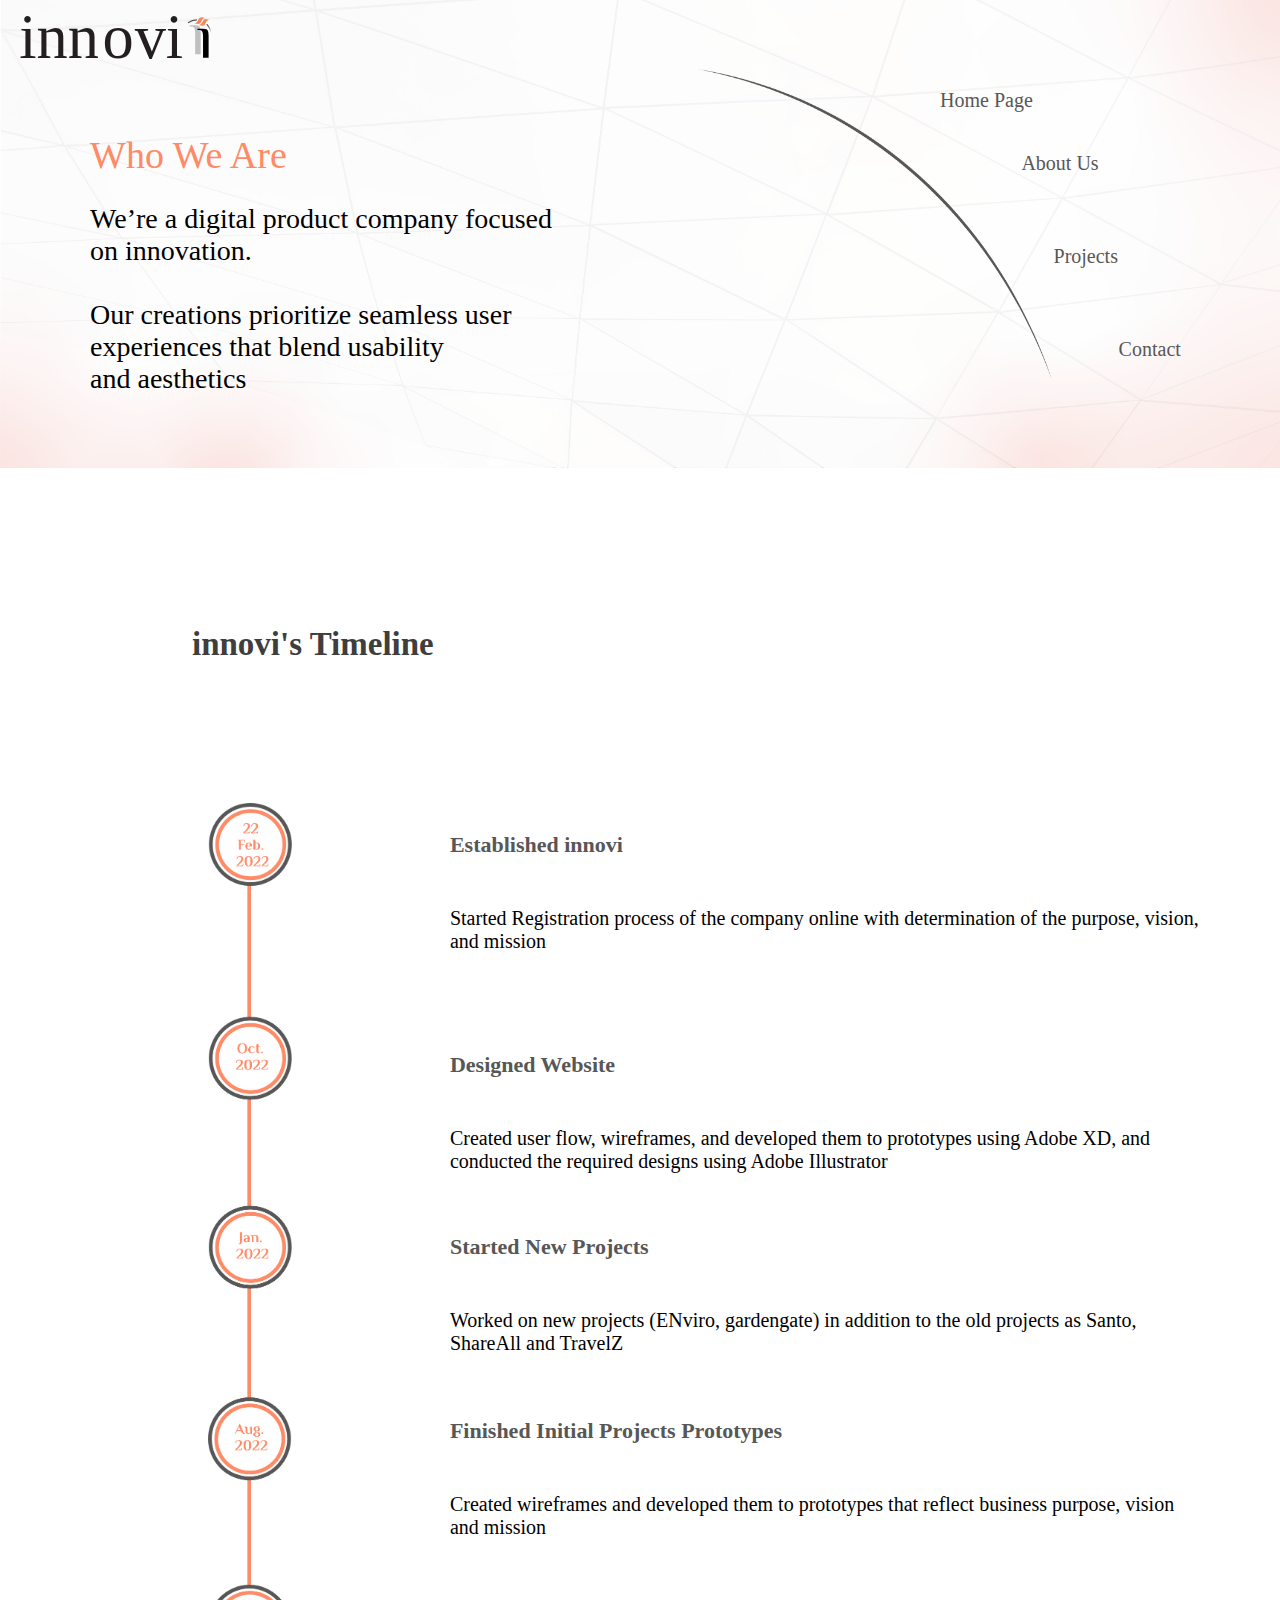
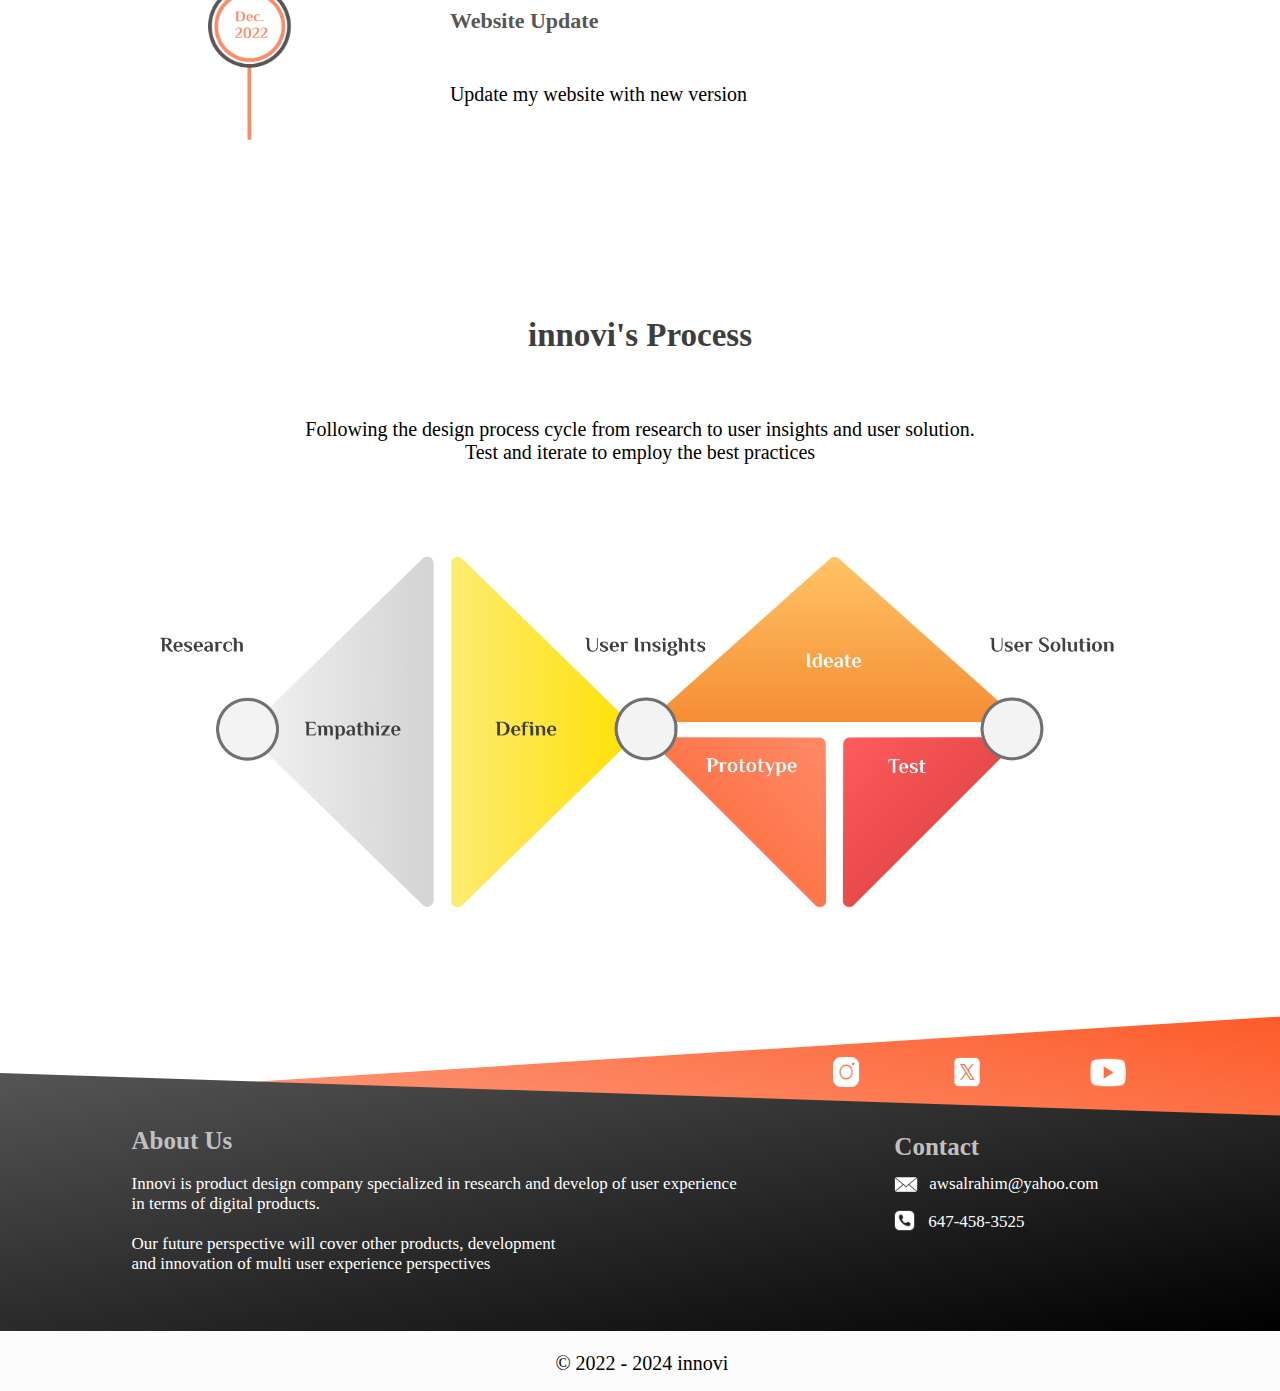
<file: AboutUS.html>
<meta http-equiv='cache-control' content='no-cache'> 
<meta http-equiv='expires' content='0'> 
<meta http-equiv='pragma' content='no-cache'>
<meta name="viewport" content="width=device-width, initial-scale=1.0">
<!DOCTYPE html>
<html>
<head>
  <title> innovi </title>
    <link href="css/Astyle.css" rel="stylesheet" type="text/css">

<script src="https://code.jquery.com/jquery-3.5.0.js"></script>


<script type="text/javascript" src="js/index.js"></script>


</head>
    <body>
        <section id="allTop">
            <header>
                <div class="logo">
                    <img src="images/innovi.svg" height="144%">
                </div>
            </header>

            <div class="heroNav">
                <div id="heroContent" >
                    <h1> Who We Are </h1>
                    <h2> 
                        We’re a digital product company focused <br>
                        on innovation. <br>
                        <br>
                        Our creations prioritize seamless user experiences
                        that blend usability <br>
                        and aesthetics
                    </h2>
                </div>
                <div class="navigation">
                    <img src="images/heroLine.png" id="heroLine">
                    <nav>
                        <a href="index.html" id="HP">    Home Page </a>
                        <a href="AboutUS.html" id="AU">  About Us </a>
                        <div class="dropdown" id="PT" onmouseover="hoverIn()" onmouseleave="hoverOut()">   Projects
                        <div class="dropdown-content">
                        <a href="enVision.html"> enVision </a>
                        <a href="gardengate.html"> gardengate </a>
                        </div>
                        </div>
                        <a href="#contact" id="CT"> Contact </a>
                    </nav>
                </div>
            </div>

        </section>

        <section id="timelineSec">
            <h3> innovi's Timeline </h3>
            <div id="categoryGrid">
                <div id="timeline" class="categoryGridArea">
                    <img src="images/timeline.png">
                </div>
                <div id="con1" class="categoryGridArea">
                    <h4> Established innovi </h4>
                    <p>
                        Started Registration process of the company online with determination of the purpose, vision, and mission
                    </p>
                </div>
                <div id="con2" class="categoryGridArea">
                    <h4> Designed Website </h4>
                    <p>
                        Created user flow, wireframes, and developed them to prototypes using Adobe XD, and conducted the required designs using Adobe Illustrator
                    </p>
                </div>
                <div id="con3" class="categoryGridArea">
                    <h4> Started New Projects </h4>
                    <p>
                        Worked on new projects (ENviro, gardengate) in addition to the old projects as Santo, ShareAll and TravelZ
                    </p>
                </div>
                <div id="con4" class="categoryGridArea">
                    <h4> Finished Initial Projects Prototypes </h4>
                    <p>
                        Created wireframes and developed them to prototypes that reflect business purpose, vision and mission
                    </p>
                </div>
                <div id="con5" class="categoryGridArea">
                    <h4> Website Update </h4>
                    <p>
                        Update my website with new version
                    </p>
                  </div>
                </div>
            </div>       
        </section>

        <section id="designProcessSec">
            <h3> innovi's Process</h3>
            <p> 
                Following the design process cycle from research to user insights and user solution. <br>
                Test and iterate to employ the best practices
            </p>
            <img src="images/designProcess.png" class="designProcessImg">
        </section>

<!-- Footer -->
<footer id="contact">

      <div class="footerOrange">
        <div class="soials">
            <img src="images/ins.png" class="soc1">
            <img src="images/twr.png" class="soc1">
            <img src="images/yt.png"  class="soc2">
        </div>
      </div>

    <div class="footerBlack">
        <div class="footerAbout">
            <h5> About Us </h5>
            <p>
                 Innovi is product design company specialized in research and develop of user experience <br>
                 in terms of digital products. <br>
                 <br>
                 Our future perspective will cover other products, development <br>
                 and innovation of multi user experience perspectives
            </p>
        </div>
        <div class="footerC">
   
           <h5> Contact </h5>
           <div class="con">
                <img src="images/email.png" width="10%" height="10%">
                <p>
                    awsalrahim@yahoo.com
                </p>
           </div>
           <div class="con">
                <img src="images/phone.png" width="10%" height="10%" style="margin-left: -0.5%; margin-top: -1%;">
                <p>
                    647-458-3525
                </p>
           </div>
        </div>
</footer>

  <!-- Copyright -->
  <div class="copyright">

  <p> © 2022 - 2024 innovi </p>

  </div>
  <!-- Copyright -->
  <!-- Footer -->

	</body>
</html>
</file>
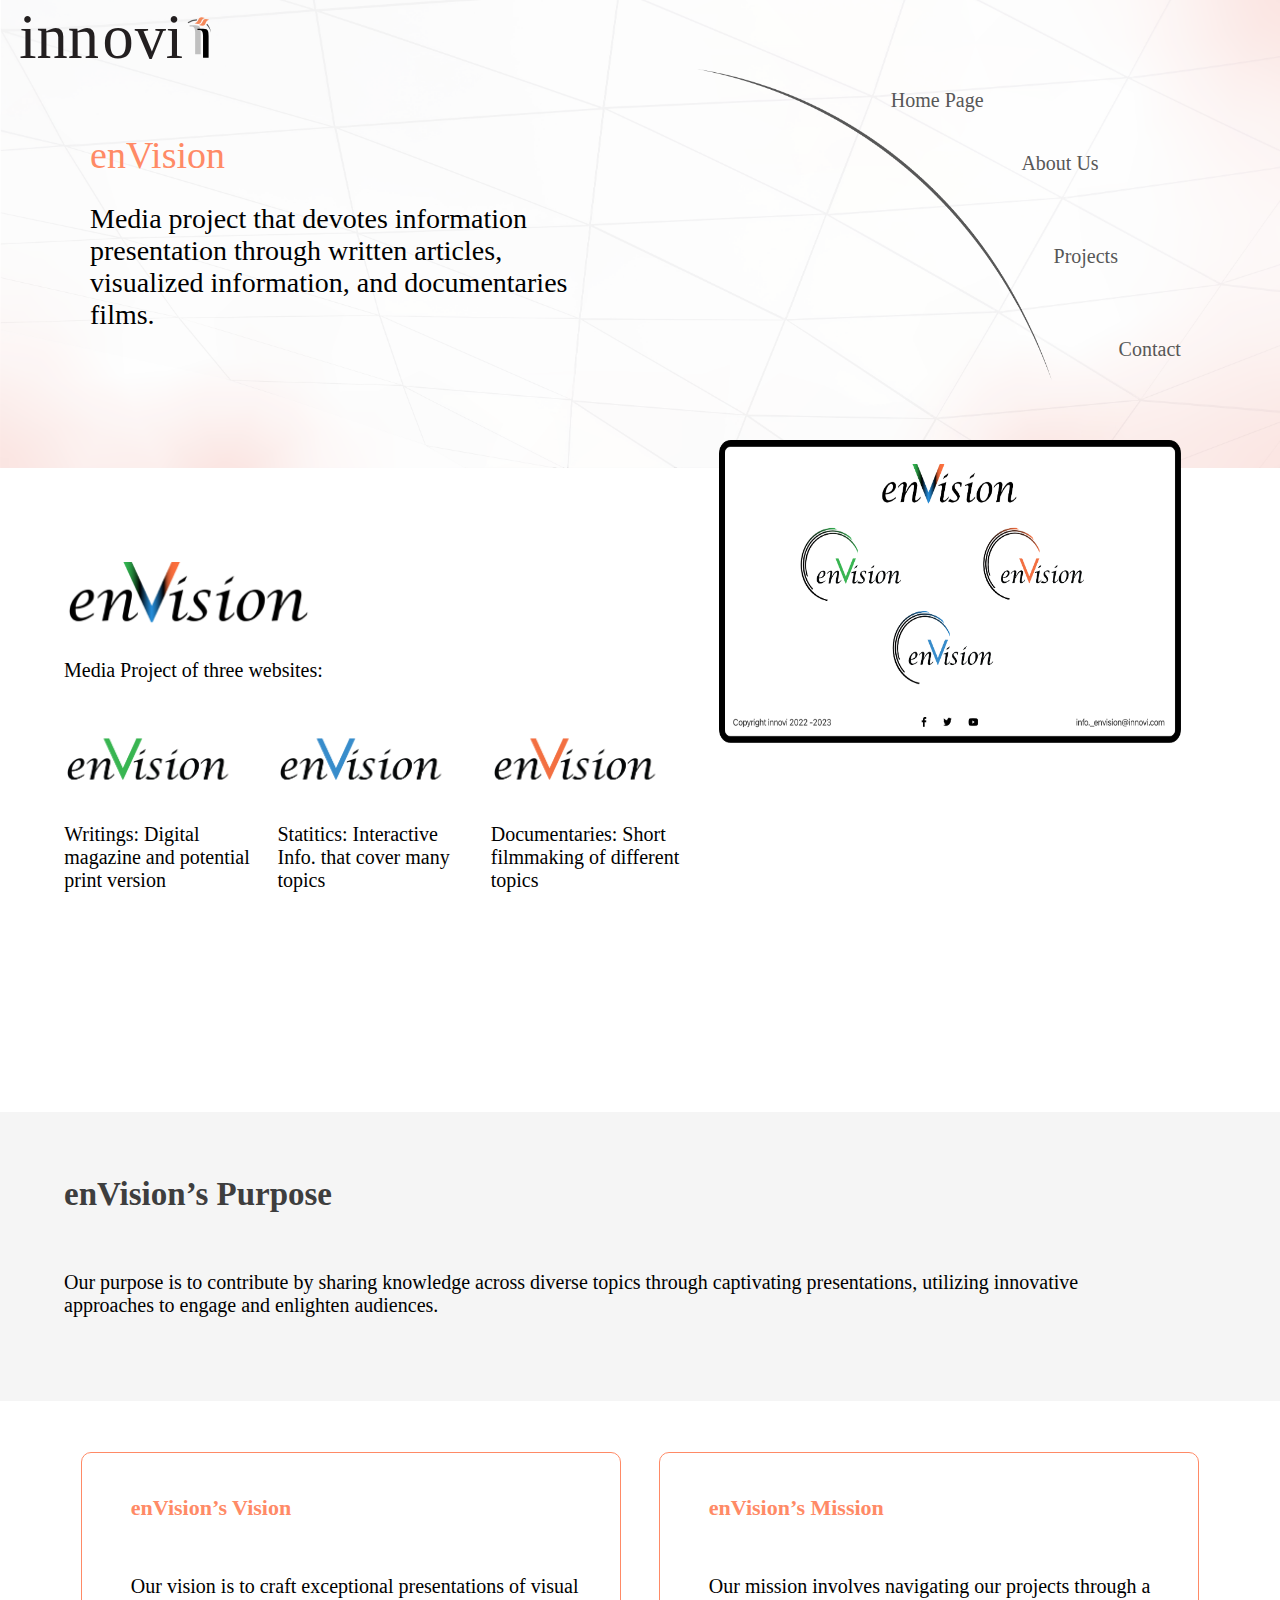
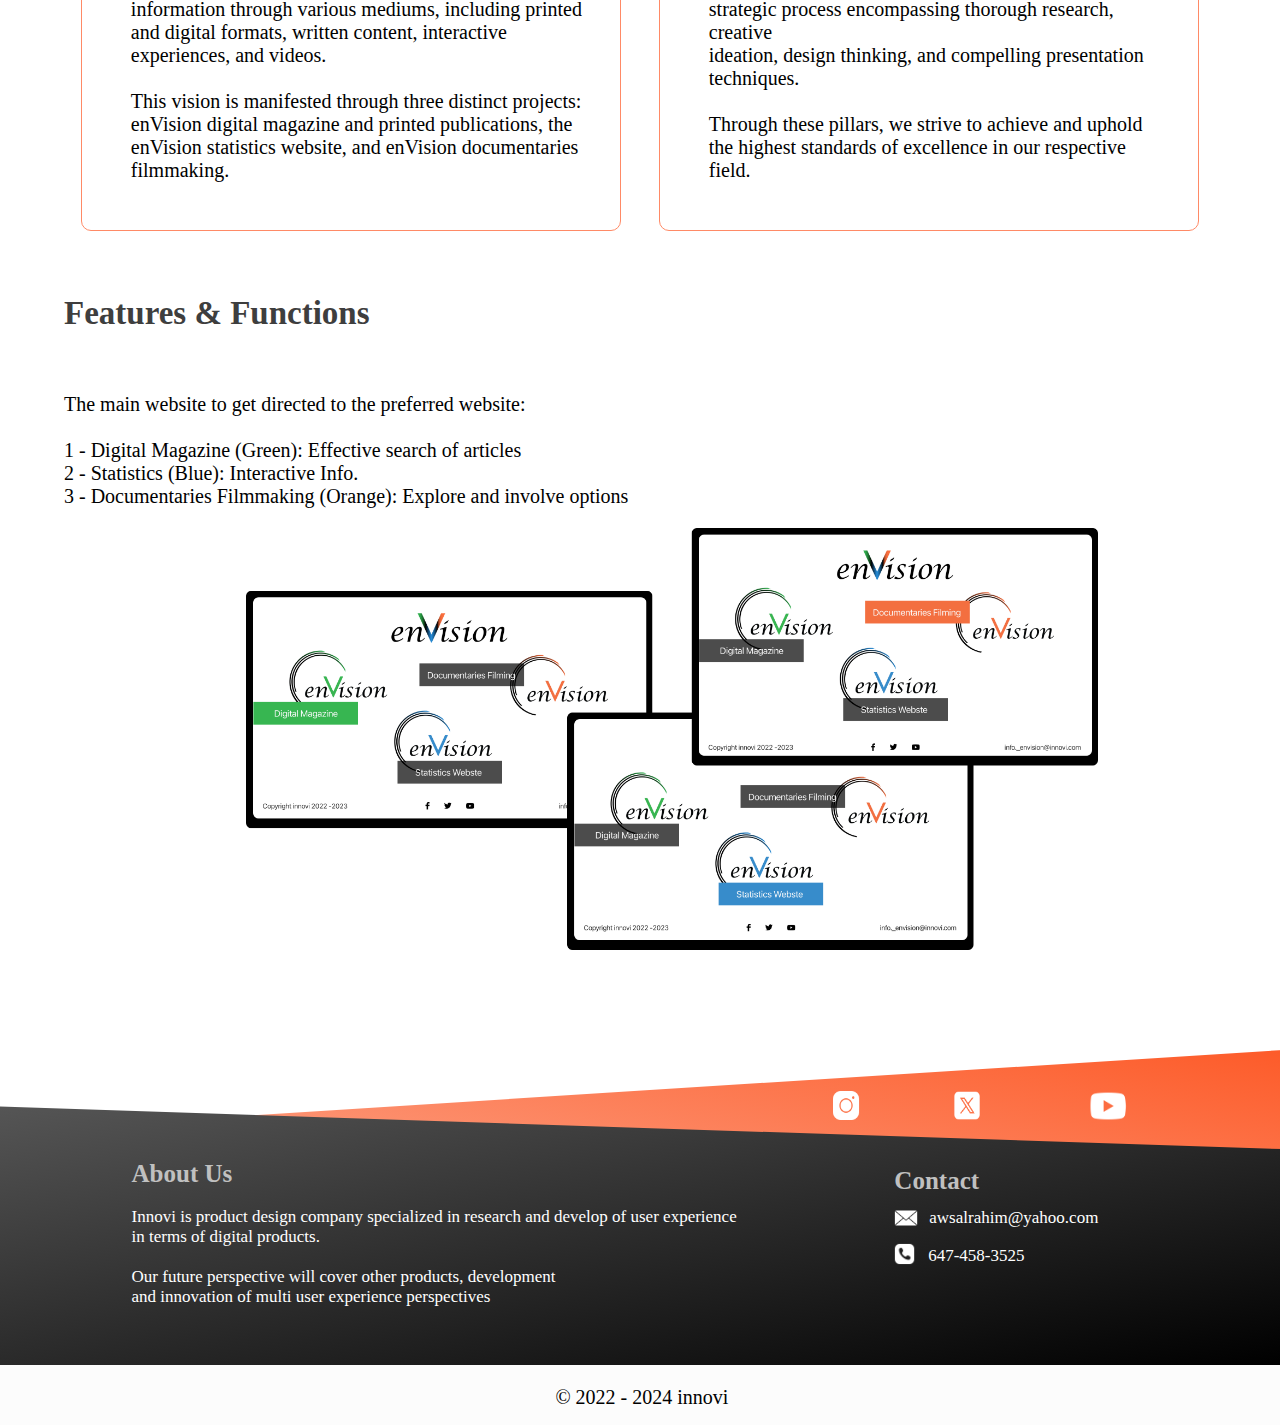
<file: enVision.html>
<meta http-equiv='cache-control' content='no-cache'> 
<meta http-equiv='expires' content='0'> 
<meta http-equiv='pragma' content='no-cache'>
<meta name="viewport" content="width=device-width, initial-scale=1.0">
<!DOCTYPE html>
<html>
<head>
  <title> innovi </title>
    <link href="css/Vstyle.css" rel="stylesheet" type="text/css">

<script src="https://code.jquery.com/jquery-3.5.0.js"></script>


<script type="text/javascript" src="js/index.js"></script>


</head>
    <body>
        <section id="allTop">
            <header>
                <div class="logo">
                    <img src="images/innovi.svg" height="144%">
                </div>
            </header>

            <div class="heroNav">
                <div id="heroContent" >
                    <h1> enVision </h1>
                    <h2> 
                        Media project that devotes information presentation through written articles, visualized information, and documentaries films.

                    </h2>
                </div>
                <div class="navigation">
                    <img src="images/heroLine.png" id="heroLine">
                    <nav>
                        <a href="http://innovi.design/">    Home Page </a>
                        <a href="AboutUS.html" id="AU">  About Us </a>
                        <div class="dropdown" id="PT" onmouseover="hoverIn()" onmouseleave="hoverOut()">   Projects
                        <div class="dropdown-content">
                        <a href="enVision.html"> enVision </a>
                        <a href="gardengate.html"> gardengate </a>
                        </div>
                        </div>
                        <a href="#contact" id="CT"> Contact </a>
                    </nav>
                </div>
            </div>

        </section>

        <section class="protoEn">

            <div class="threeS">
                <img src="images/envisionLogo.png" class="enVisionLogo">

                <p> Media Project of three websites:
                </p>

                <div class="ThreePr">

                <div class="card">

                <img src="images/enVisionG.png" class="enLogos">

                <p> 
                    Writings:
                    Digital magazine and potential print version
                </p>
                    
                </div>

                <div class="card">

                <img src="images/enVisionB.png" class="enLogos">    
                <p>
                   Statitics:
                   Interactive Info. that cover many topics
               </p>
                    
                </div>

                <div class="card">

                <img src="images/enVisionO.png" class="enLogos">

                <p> 
                    Documentaries:
                    Short filmmaking of different topics
                </p>
                    
                </div>

                </div>

            </div>

            <img src="images/envisionPr.png" class="envisionImg">

        </section>

        <section class="purposeV">
            <h3> enVision’s Purpose </h3>
            <p> 
                Our purpose is to contribute by sharing knowledge across diverse topics through captivating presentations, utilizing innovative <br>
                approaches to engage and enlighten audiences.
            </p>
        </section>

        <section class="sec">
            <div class="divPM">
                <div class="cardPM">
                  <h4> enVision’s Vision </h4>
                  <p> 
                     Our vision is to craft exceptional presentations of visual<br>
                    information through various mediums, including printed and
                      digital formats, written content, interactive experiences, and videos.<br>
                      <br>
                      This vision is manifested through three distinct projects: enVision digital magazine and printed publications, the enVision statistics website, and enVision documentaries filmmaking.
                  </p>
                </div>
                
                <div class="cardPM">
                    <h4> enVision’s Mission </h4>
                    <p> 
                    Our mission involves navigating our projects through a <br>
                    strategic process encompassing thorough research, creative  <br>
                    ideation, design thinking, and compelling presentation techniques. <br>
                    <br>
                    Through these pillars, we strive to achieve and uphold the highest standards of excellence in our respective field.
                  </p>
                </div>
            </div>
        </section>

        <section class="secFF">
            <h3> Features & Functions </h3>
            <p> 
                The main website to get directed to the preferred website: <br>
                <br>
                1 - Digital Magazine (Green): Effective search of articles<br>
                2 - Statistics (Blue): Interactive Info. <br>
                3 - Documentaries Filmmaking (Orange): Explore and involve options
            </p>
            <img src="images/envisionAll.png" class="envisionAll">
        </section>


<!-- Footer -->
<footer id="contact">

      <div class="footerOrange">
        <div class="soials">
            <img src="images/ins.png" class="soc1">
            <img src="images/twr.png" class="soc1">
            <img src="images/yt.png"  class="soc2">
        </div>
      </div>

    <div class="footerBlack">
        <div class="footerAbout">
            <h5> About Us </h5>
            <p>
                 Innovi is product design company specialized in research and develop of user experience <br>
                 in terms of digital products. <br>
                 <br>
                 Our future perspective will cover other products, development <br>
                 and innovation of multi user experience perspectives
            </p>
        </div>
        <div class="footerC">
   
           <h5> Contact </h5>
           <div class="con">
                <img src="images/email.png" width="10%" height="10%">
                <p>
                    awsalrahim@yahoo.com
                </p>
           </div>
           <div class="con">
                <img src="images/phone.png" width="10%" height="10%" style="margin-left: -0.5%; margin-top: -1%;">
                <p>
                    647-458-3525
                </p>
           </div>
        </div>
</footer>

  <!-- Copyright -->
  <div class="copyright">

  <p> © 2022 - 2024 innovi </p>

  </div>
  <!-- Copyright -->
  <!-- Footer -->

    </body>
</html>
</file>
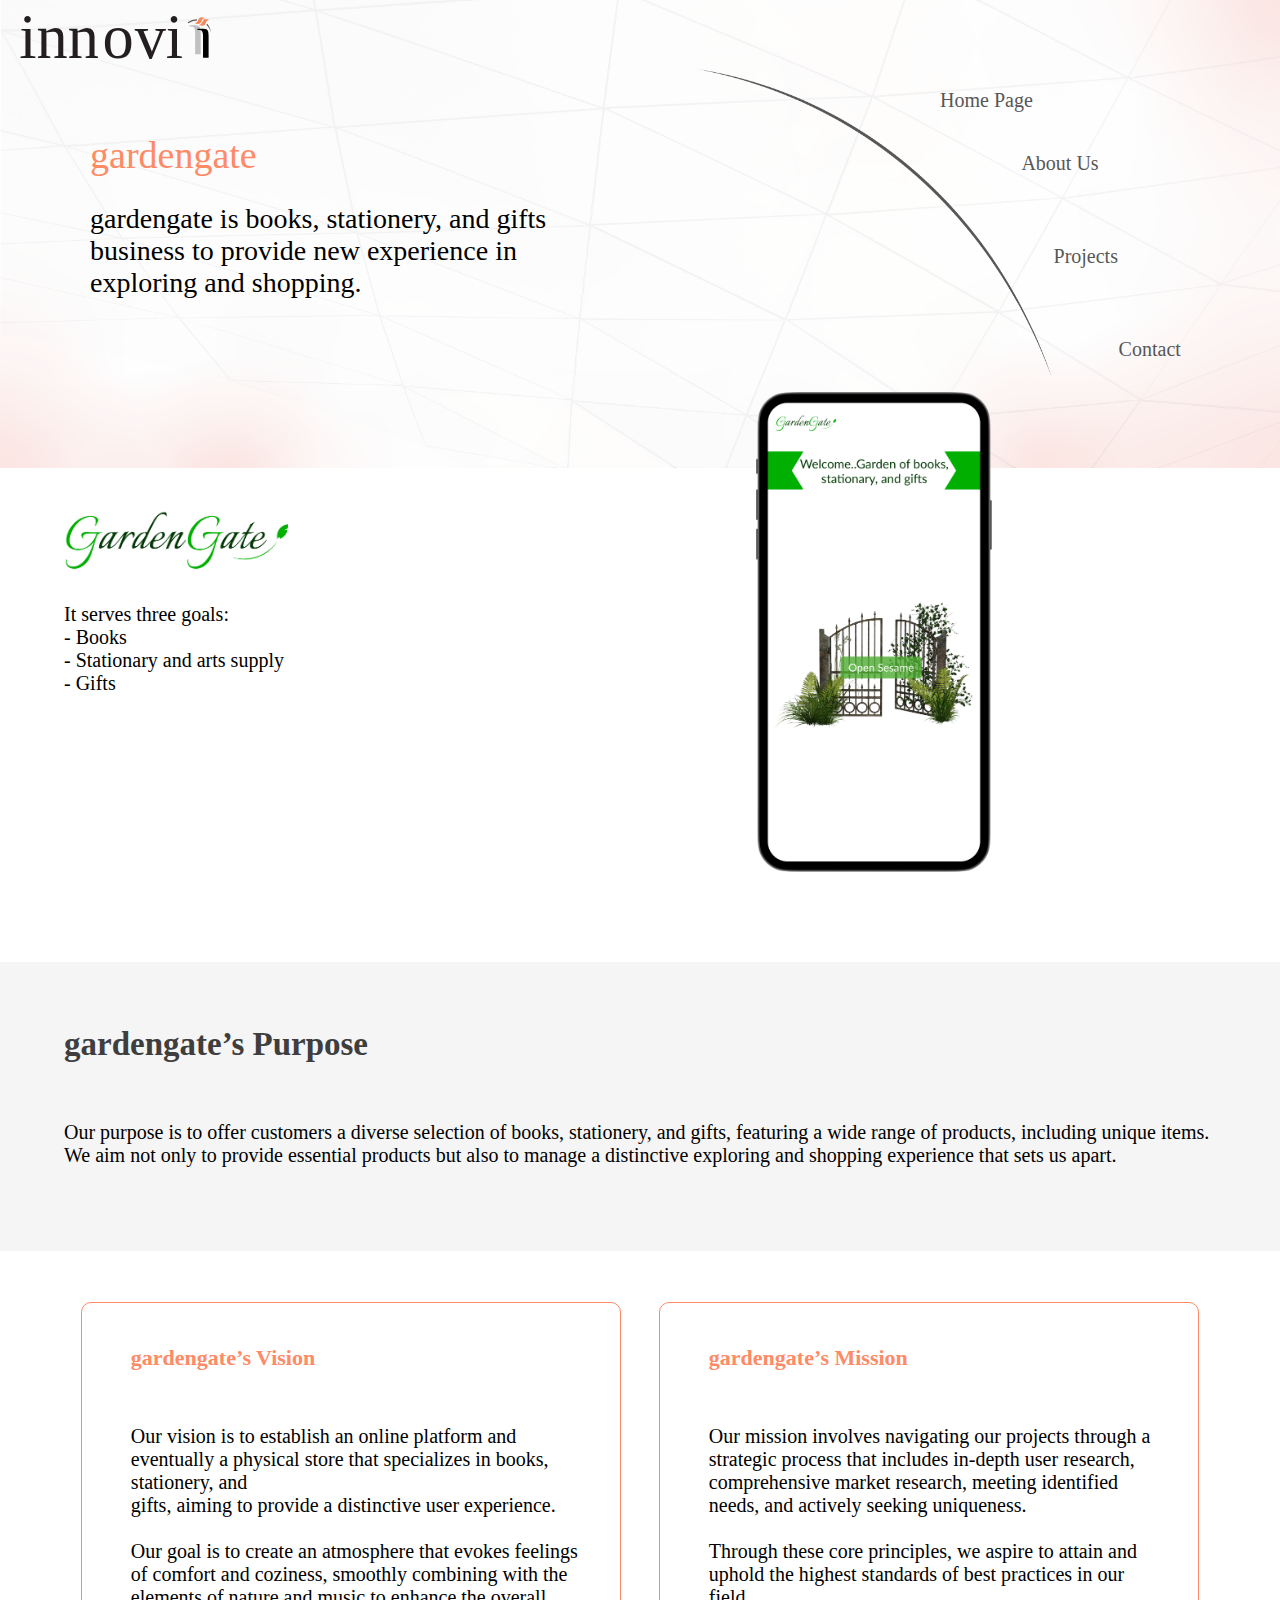
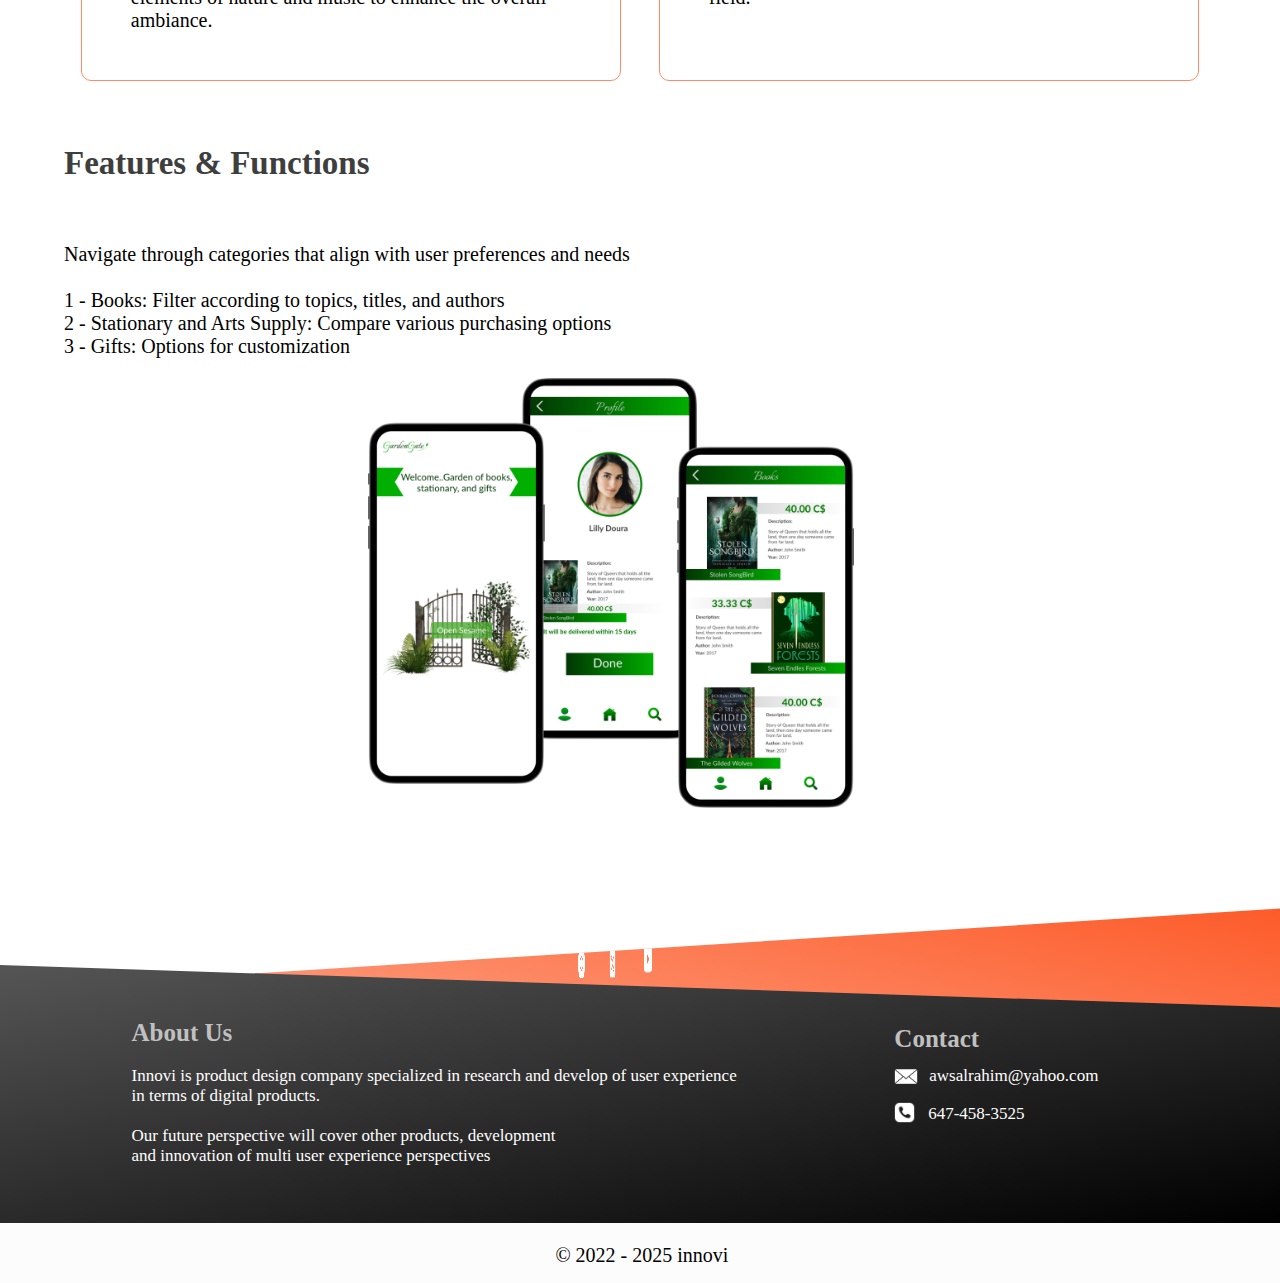
<file: gardengate.html>
<meta http-equiv='cache-control' content='no-cache'> 
<meta http-equiv='expires' content='0'> 
<meta http-equiv='pragma' content='no-cache'>
<meta name="viewport" content="width=device-width, initial-scale=1.0">
<!DOCTYPE html>
<html>
<head>
  <title> innovi </title>
    <link href="css/Gstyle.css" rel="stylesheet" type="text/css">

<script src="https://code.jquery.com/jquery-3.5.0.js"></script>


<script type="text/javascript" src="js/index.js"></script>


</head>
    <body>
        <section id="allTop">
            <header>
                <div class="logo">
                    <img src="images/innovi.svg" height="144%">
                </div>
            </header>

            <div class="heroNav">
                <div id="heroContent" >
                    <h1> gardengate </h1>
                    <h2> 
                        gardengate is books, stationery, and gifts business to provide new experience in exploring and shopping.
                    </h2>
                </div>
                <div class="navigation">
                    <img src="images/heroLine.png" id="heroLine">
                    <nav>
                        <a href="http://innovi.design/" id="HP">    Home Page </a>
                        <a href="AboutUS.html" id="AU">  About Us </a>
                        <div class="dropdown" id="PT" onmouseover="hoverIn()" onmouseleave="hoverOut()">   Projects
                        <div class="dropdown-content">
                        <a href="enVision.html"> enVision </a>
                        <a href="gardengate.html"> gardengate </a>
                        <a href="projects.html"> Other Projects </a>
                        </div>
                        </div>
                        <a href="#contact" id="CT"> Contact </a>
                    </nav>
                </div>
            </div>

        </section>

        <section class="protoGG">
            <div class="paraGG">
            <img src="images/gardengateLogo.png" class="gardengateLogo">
            <p> 
            It  serves three goals:<br>
            - Books <br>
            - Stationary and arts supply <br>
            - Gifts
            </p>
            </div>
            <img src="images/gardengatePr.png" class="gardengateImg">

        </section>

        <section class="purposeGG">
            <h3> gardengate’s Purpose </h3>
            <p> 
                Our purpose is to offer customers a diverse selection of books, stationery, and gifts, featuring a wide range of products, including unique items. We aim not only to provide essential products but also to manage a distinctive exploring and shopping experience that sets us apart.
            </p>
        </section>

        <section class="sec">
            <div class="divPM">
                <div class="cardPM">
                  <h4> gardengate’s Vision </h4>
                  <p> 
                     Our vision is to establish an online platform and eventually a physical store that specializes in books, stationery, and <br>
                    gifts, aiming to provide a distinctive user experience. <br>
                    <br>
                    Our goal is to create an atmosphere that evokes feelings of comfort and coziness, smoothly combining with the elements of nature and music to enhance the overall ambiance.
                  </p>
                </div>
                
                <div class="cardPM">
                     


                    <h4> gardengate’s Mission </h4>
                    <p> 
                     Our mission involves navigating our projects through a  <br>
                    strategic process that includes in-depth user research,  <br>
                    comprehensive market research, meeting identified needs,
                    and actively seeking uniqueness. <br>
                    <br>
                    Through these core principles, we aspire to attain and uphold the highest standards of best practices in our field.
                  </p>
                </div>
            </div>
        </section>

        <section class="secFF">
            <h3> Features & Functions </h3>
            <p> 
               Navigate through categories that align with user preferences and needs<br>
               <br>
                1 - Books: Filter according to topics, titles, and authors <br>
                2 - Stationary and Arts Supply: Compare various purchasing options <br>
                3 - Gifts: Options for customization
            </p>
            <img src="images/gardengateProtos.png" class="gardengateProtos">
        </section>


<!-- Footer -->
<footer id="contact">

      <div class="footerOrange">
        <div class="socials">
            <img src="images/ins.png" class="soc1">
            <img src="images/twr.png" class="soc1">
            <img src="images/yt.png"  class="soc2">
        </div>
      </div>

    <div class="footerBlack">
        <div class="footerAbout">
            <h5> About Us </h5>
            <p>
                 Innovi is product design company specialized in research and develop of user experience <br>
                 in terms of digital products. <br>
                 <br>
                 Our future perspective will cover other products, development <br>
                 and innovation of multi user experience perspectives
            </p>
        </div>
        <div class="footerC">
   
           <h5> Contact </h5>
           <div class="con">
                <img src="images/email.png" width="10%" height="10%">
                <p>
                    awsalrahim@yahoo.com
                </p>
           </div>
           <div class="con">
                <img src="images/phone.png" width="10%" height="10%" style="margin-left: -0.5%; margin-top: -1%;">
                <p>
                    647-458-3525
                </p>
           </div>
        </div>
</footer>

  <!-- Copyright -->
  <div class="copyright">

  <p> © 2022 - 2025 innovi </p>

  </div>
  <!-- Copyright -->
  <!-- Footer -->

    </body>
</html>
</file>
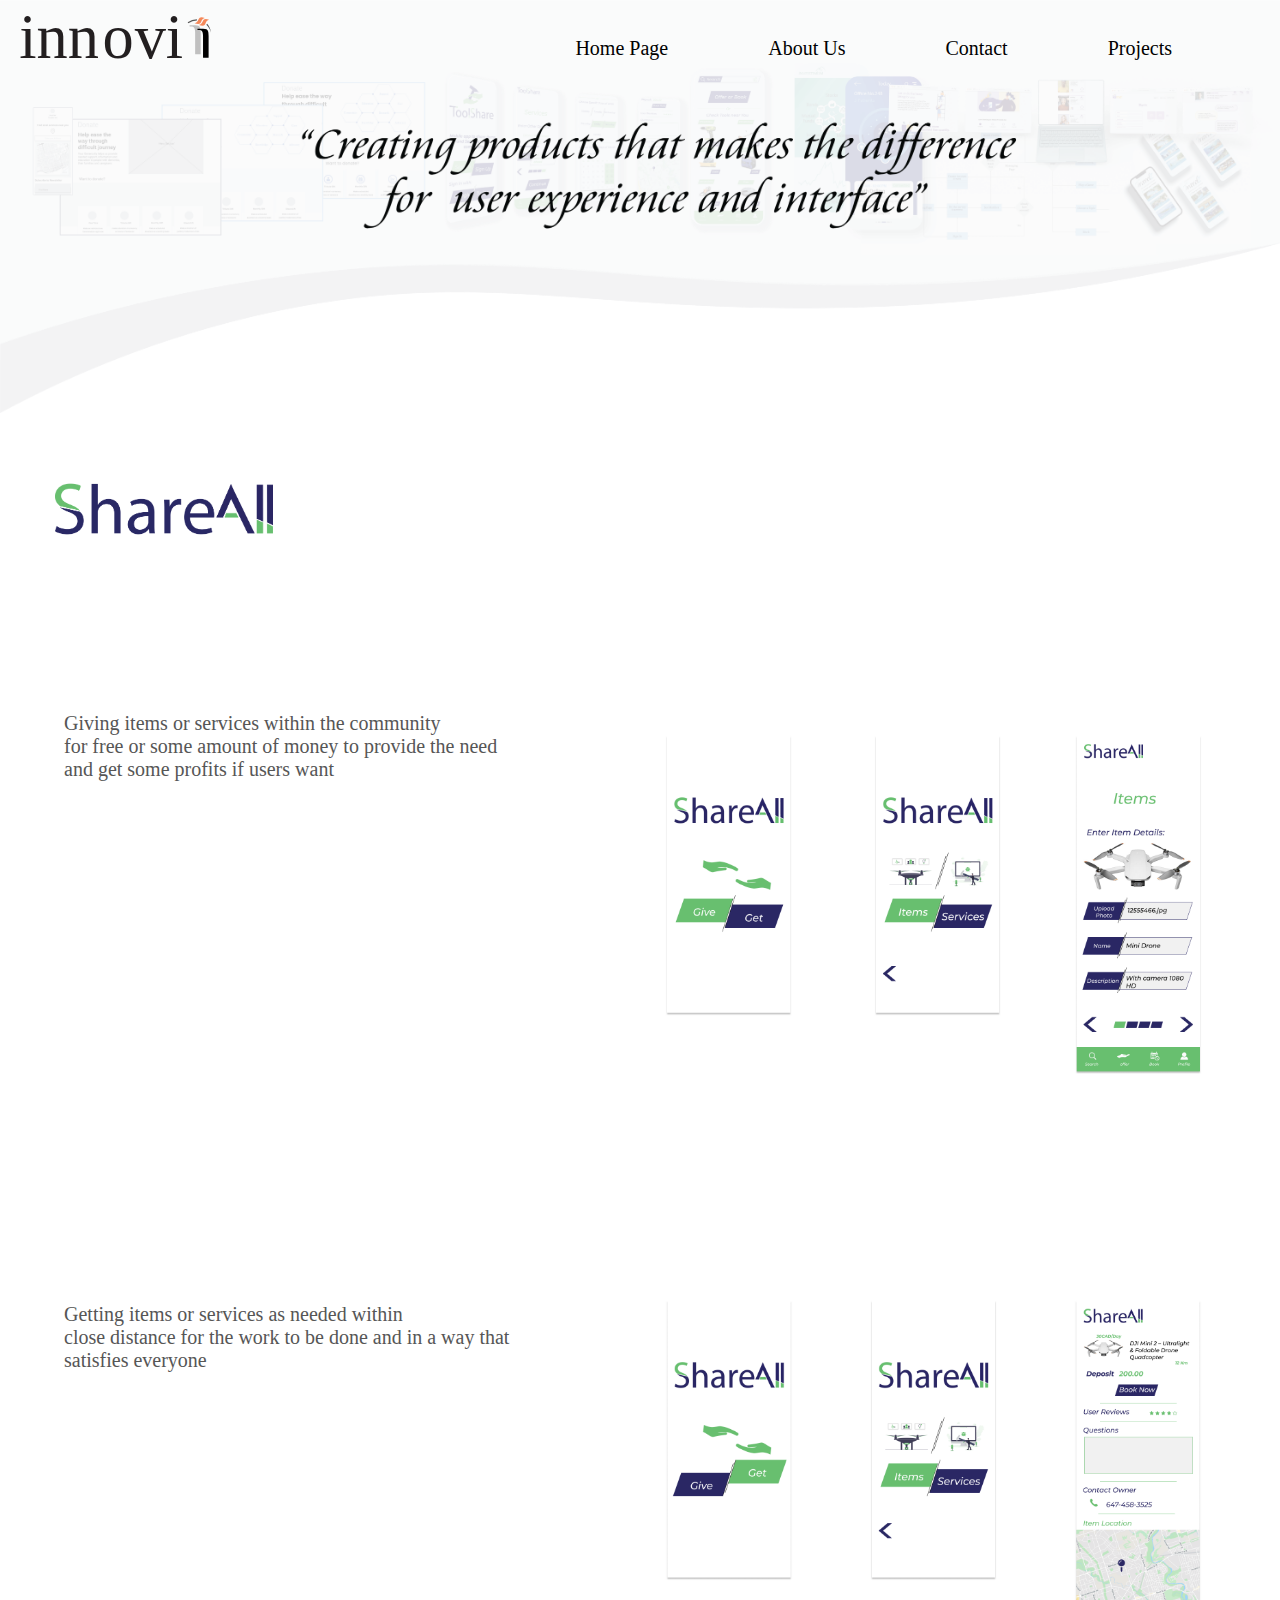
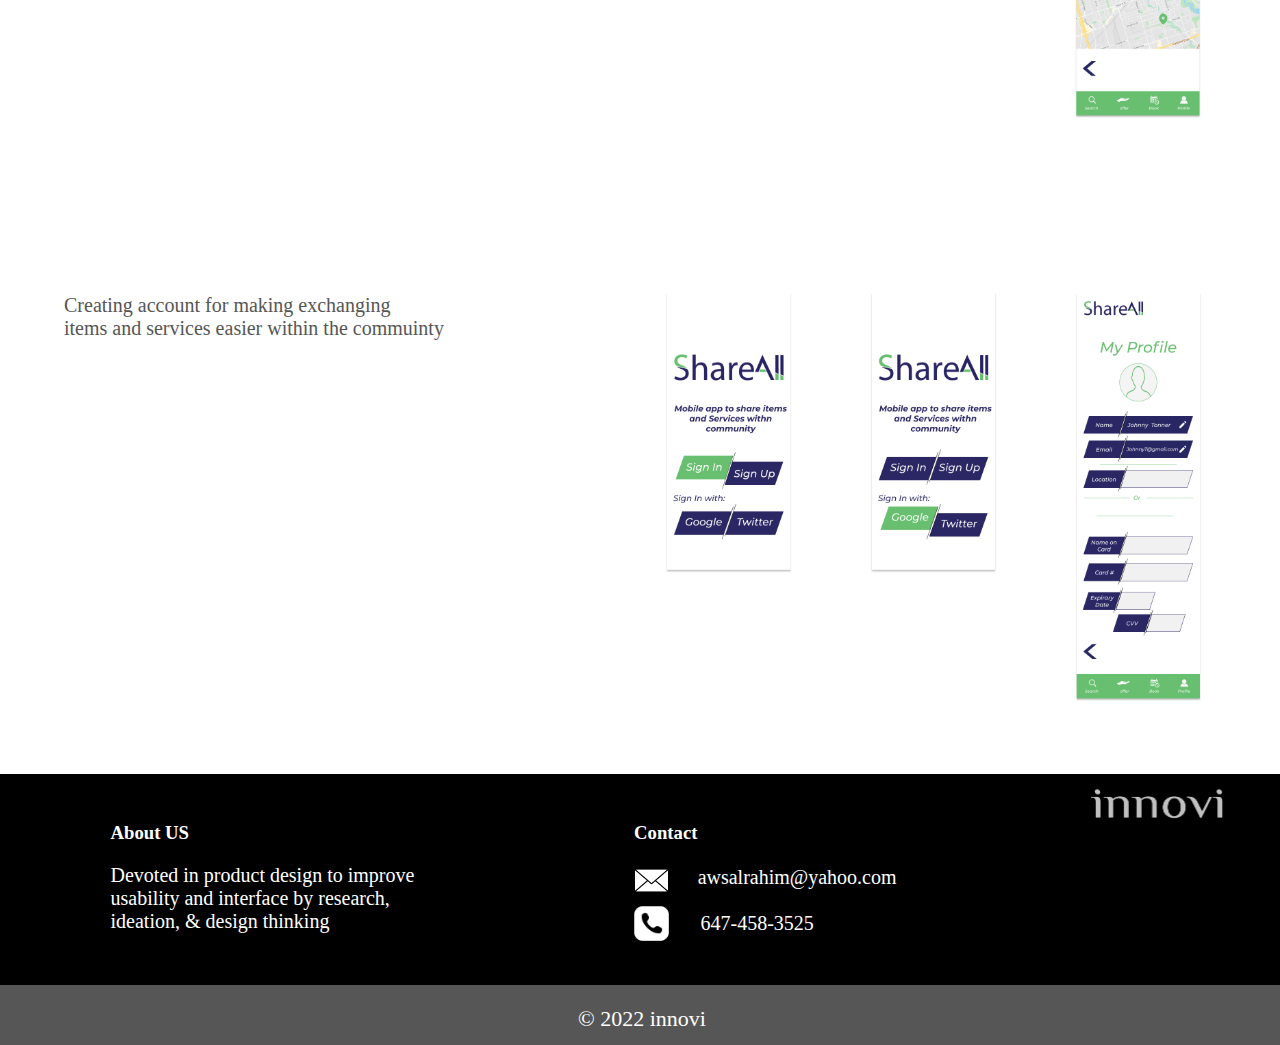
<file: ShareAll.html>
<meta http-equiv='cache-control' content='no-cache'> 
<meta http-equiv='expires' content='0'> 
<meta http-equiv='pragma' content='no-cache'>
<meta name="viewport" content="width=device-width, initial-scale=1.0">
<!DOCTYPE html>
<html>
<head>
  <title> innovi </title>
    <link href="css/ShareAll.css" rel="stylesheet" type="text/css">

<script src="https://code.jquery.com/jquery-3.5.0.js"></script>


    <script type="text/javascript" src="js/index.js"></script>


</head>
    <body>
       <section id="allTop"
        <header class="navigation">
    		<div class="logo">
    			<img src="images/innovi.svg" height="144%">
    		</div>

    		<nav>
    			
    				<a href="index.html"> Home Page </a>
    				<a href="AboutUS.html"> About Us </a>
                    <a href="#contact"> Contact </a>
                    <div class="dropdown">
                    Projects
                    <div class="dropdown-content">
                    <a href="index.html#protoSanto"> Santo </a>
                    <a href="enVision.html"> enVision </a>
                    <a href="ShareAll.html"> ShareAll </a>
                    <a href="TravelZ.html"> TravelZ </a>
                    </div>
                    </div>

    		</nav>

    	</header>
    
       </section>

        <div>
            <img src="images/ShareAll.png" class="ShaeAllLogo">
        </div>


        <section class="Proto">
            
                <div class="ParImg">

                    <p> Giving items or services within the community<br> 
                    for free or some amount of money to provide the need and get some profits if users want</p>
                </div>

                <img src="images/ShareAll1.png" class="ShareALlImg">

       </section>

        <section class="Proto">

                <div class="ParImg">

                    <p> Getting items or services as needed within <br> 
                    close distance for the work to be done and in a way that satisfies everyone </p>
                </div>

                <img src="images/ShareAll2.png" class="ShareALlImg">

       </section>

        <section class="Proto">

                <div class="ParImg">

                    <p> Creating account for making exchanging <br> 
                    items and services easier within the commuinty<br>
                    </p>
                </div>

                <img src="images/ShareAll3.png" class="ShareALlImg">

       </section>



       <!-- Footer -->
<footer id="contact">

  <div class="footerA">
    <h3> About US </h3>

    <p>
     Devoted in product design to improve <br>
     usability and interface  by research, <br>ideation, & design thinking
    </p>
  </div>

  <div class="footerC">
   
     <h3> Contact </h3>
   <div class="con">
    <img src="images/email.png" width="6%" height="6%">
    <p>
        awsalrahim@yahoo.com
    </p>
   </div>
   <div class="con">
    <img src="images/phone.png" width="7%" height="7%" style="margin-left: -0.5%; margin-top: -1%;">
    <p>
        647-458-3525
    </p>
   </div>

   <img src="images/innovi.png" class="innoviSilver">

</footer>

  <!-- Copyright -->
  <div class="copyright">

  <p> © 2022 innovi </p>

  </div>
  <!-- Copyright -->
<!-- Footer -->

	</body>
</html>
</file>
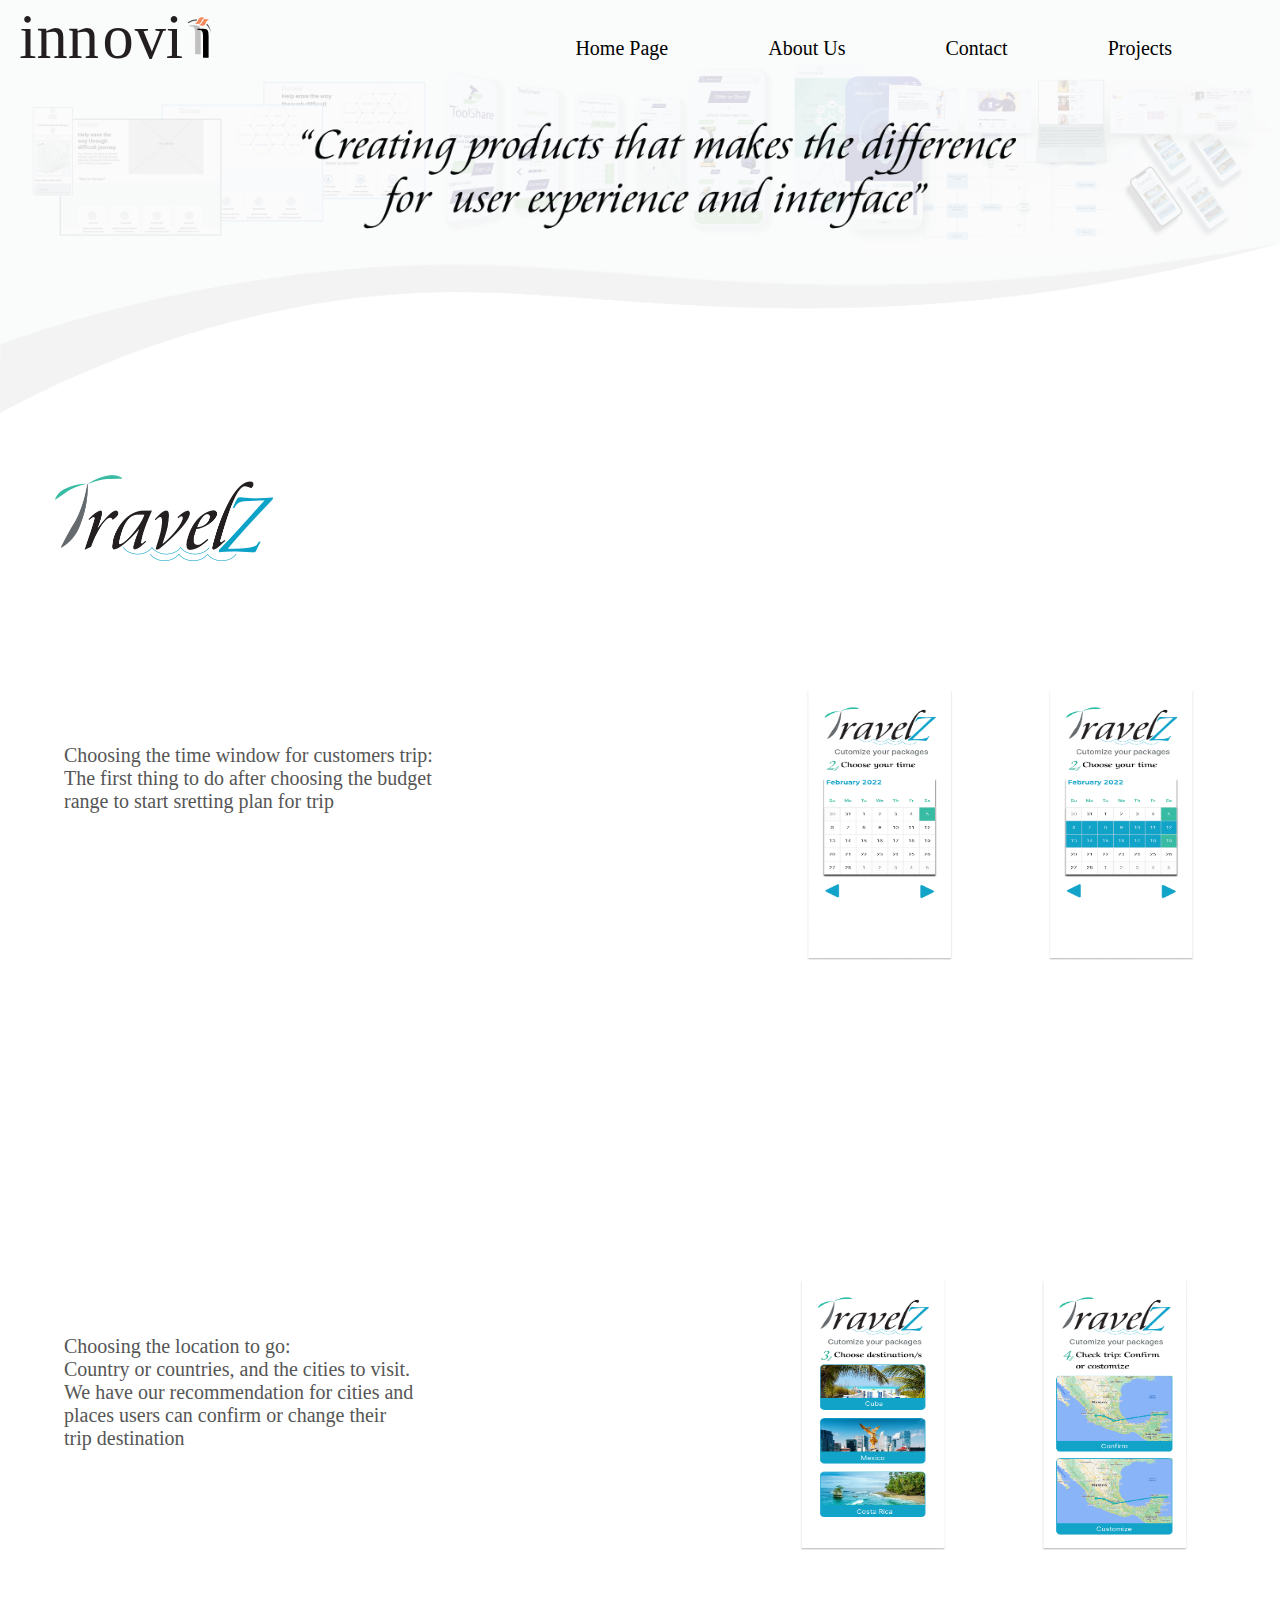
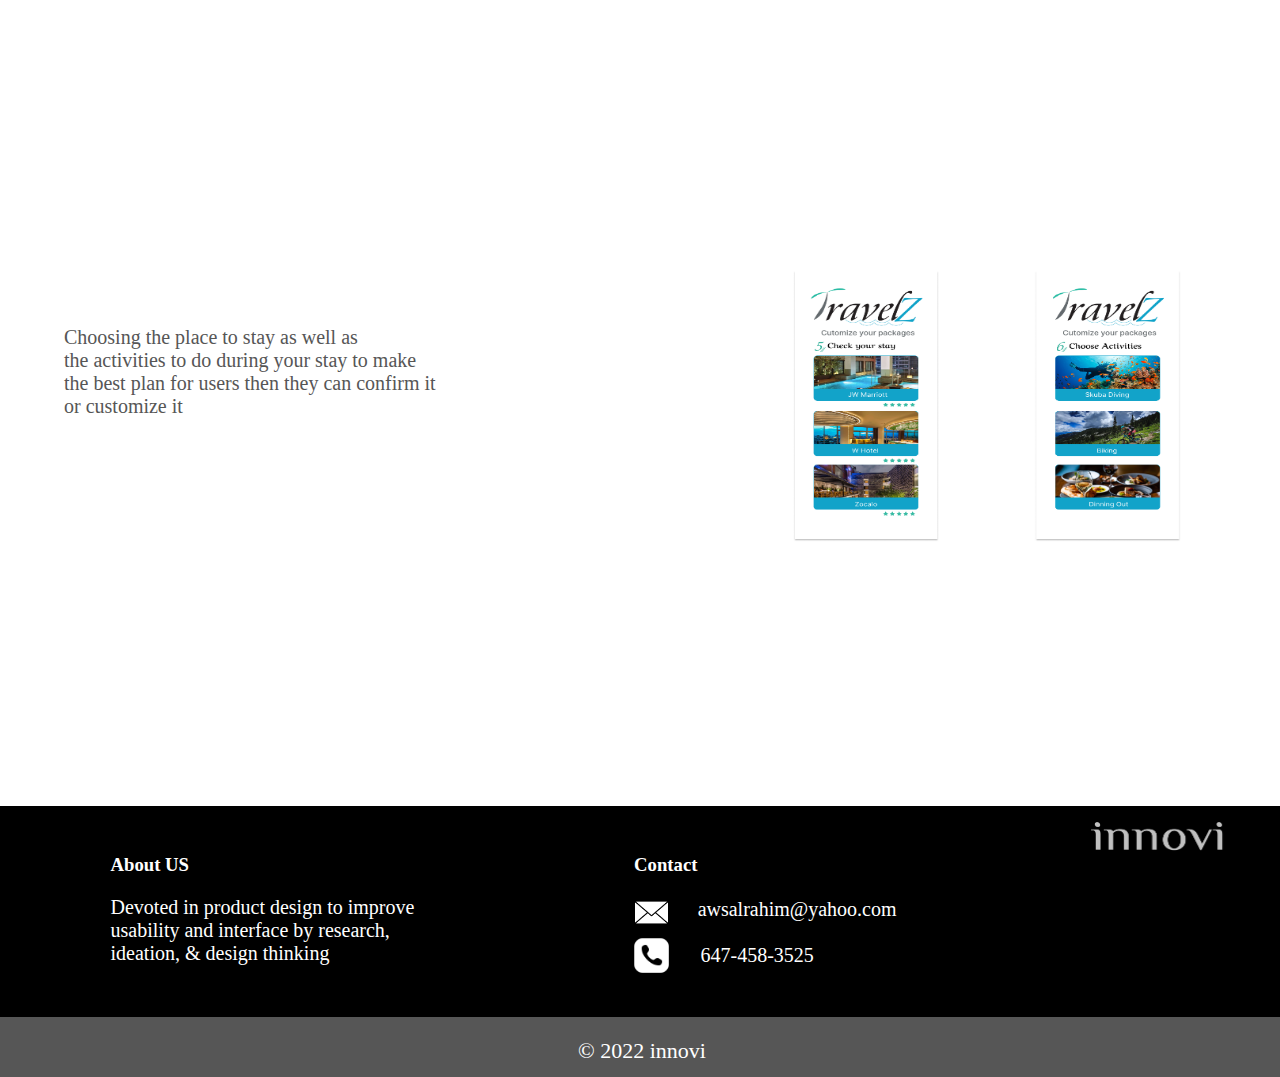
<file: TravelZ.html>
<meta http-equiv='cache-control' content='no-cache'> 
<meta http-equiv='expires' content='0'> 
<meta http-equiv='pragma' content='no-cache'>
<meta name="viewport" content="width=device-width, initial-scale=1.0">
<!DOCTYPE html>
<html>
<head>
  <title> innovi </title>
    <link href="css/TravelZ.css" rel="stylesheet" type="text/css">

<script src="https://code.jquery.com/jquery-3.5.0.js"></script>


    <script type="text/javascript" src="js/index.js"></script>


</head>
    <body>
       <section id="allTop"
        <header class="navigation">
    		<div class="logo">
    			<img src="images/innovi.svg" height="144%">
    		</div>

    		<nav>
    			
    				<a href="index.html"> Home Page </a>
    				<a href="AboutUS.html"> About Us </a>
                    <a href="#contact"> Contact </a>
                    <div class="dropdown">
                    Projects
                    <div class="dropdown-content">
                    <a href="index.html#protoSanto"> Santo </a>
                    <a href="enVision.html"> enVision </a>
                    <a href="ShareAll.html"> ShareAll </a>
                    <a href="TravelZ.html"> TravelZ </a>
                    </div>
                    </div>

    		</nav>

    	</header>
    
       </section>

        <div>
            <img src="images/TravelZ.png" class="TravelZLogo">
        </div>


        <section class="Proto">

                <div class="ParImg">

                    <p> Choosing the time window for customers trip:<br> 
                    The first thing to do after choosing
                    the budget <br> 
                    range to start sretting plan for trip</p>
                </div>

                <img src="images/TravelZ1.png" class="TravelZImg">

       </section>

        <section class="Proto">

                <div class="ParImg">

                    <p> Choosing the location to go:<br> 
                    Country or countries, and the cities to visit.<br>
                    We have our recommendation for cities and <br> places users can confirm or  change their<br> 
                    trip destination </p>
                </div>

                <img src="images/TravelZ2.png" class="TravelZImg">

       </section>

        <section class="Proto">

                <div class="ParImg">

                    <p> Choosing the place to stay as well as <br> 
                    the activities to do during your stay to make <br>
                    the best plan for users then they can confirm it<br> 
                    or customize it </p>
                </div>

                <img src="images/TravelZ3.png" class="TravelZImg">

       </section>



       <!-- Footer -->
<footer id="contact">

  <div class="footerA">
    <h3> About US </h3>

    <p>
     Devoted in product design to improve <br>
     usability and interface  by research, <br>ideation, & design thinking
    </p>
  </div>

  <div class="footerC">
   
     <h3> Contact </h3>
   <div class="con">
    <img src="images/email.png" width="6%" height="6%">
    <p>
        awsalrahim@yahoo.com
    </p>
   </div>
   <div class="con">
    <img src="images/phone.png" width="7%" height="7%" style="margin-left: -0.5%; margin-top: -1%;">
    <p>
        647-458-3525
    </p>
   </div>

   <img src="images/innovi.png" class="innoviSilver">

</footer>

  <!-- Copyright -->
  <div class="copyright">

  <p> © 2022 innovi </p>

  </div>
  <!-- Copyright -->
<!-- Footer -->

	</body>
</html>
</file>
<file: css/Astyle.css>
body {
      margin: 0px;
      max-width: 100%;
      overflow-x: hidden;
      font-family: optima;
}

body a:hover{
       color: #FF8A66;
}

body a:click{
       color: black;
}

#allTop{
        background-image: url("../images/heroNet.png");
        background-size: 100%;
        background-repeat: no-repeat;
        margin-right: -0.5%;
        height: 626px;
}


.logo {
    width: 23%;
    height: 50px;
    padding: 1%;
    text-align: left;
    margin-top: -0.5%;
    margin-left: 0.5%;
}

.heroNav {
    display: flex;
}

header {
             display: flex;
             justify-content: space-between;
}

.navigation {
    display: flex;
}

#heroLine {
     margin-left: 17%;
     width:50%;
     height: 89%;
}

nav {
     display: grid;
    font-family: Optima;
     white-space: nowrap;
     height: 5%;
     text-align: right;
     margin-left: -30%;
}

nav a {
    padding: 20px;
    font-size: 20px;
    color: #575757;
}

a{
  text-decoration: none;
}

#HP{
    margin-right: -30%;
    animation: floatAnimation1 5s infinite;
}

#AU {
    margin-right: -70%;
    animation: floatAnimation2 5s infinite;
}

#PT {
    margin-right: -100%;
    animation: floatAnimation3 5s infinite;
}

#CT {
    margin-right: -120%;
    animation: floatAnimation4 5s infinite;
}

@keyframes floatAnimation1 {
    0% {
        transform: translate(0, 0);
    }
    50% {
        transform: translate(2px, 2px);
    }
    100% {
        transform: translate(0, 0);
    }
}

@keyframes floatAnimation2 {
    0% {
        transform: translate(0, 0);
    }
    50% {
        transform: translate(-2px, 2px);
    }
    100% {
        transform: translate(0, 0);
    }
}

@keyframes floatAnimation3 {
    0% {
        transform: translate(0, 0);
    }
    50% {
        transform: translate(2px, -2px);
    }
    100% {
        transform: translate(0, 0);
    }
}

@keyframes floatAnimation4 {
    0% {
        transform: translate(0, 0);
    }
    50% {
        transform: translate(-2px, -2px);
    }
    100% {
        transform: translate(0, 0);
    }
}


.dropdown {
    padding: 50px;
    font-size: 20px;
    color: #575757;
}

/* The container <div> - needed to position the dropdown content */
.dropdown {
  position: relative;
  display: inline-block;
}

/* Dropdown Content (Hidden by Default) */
.dropdown-content {
  display: none;
  position: absolute;
  min-width: 125px;
  z-index: 1;
  margin-left: -5%;
}

/* Links inside the dropdown */
.dropdown-content a {
  color: #575757;
  padding: 5px 7px;
  text-decoration: none;
  display: block;
  font-size: 17px;
}

/* Change color of dropdown links on hover */
.dropdown-content a:hover {background-color: none;}

/* Show the dropdown menu on hover */
.dropdown:hover .dropdown-content {display: block;}

/* Change the background color of the dropdown button when the dropdown content is shown */
.dropdown:hover .dropbtn {color: none;}

.dropdown:hover {color: #FF8A66;}


#heroContent {
    width: 75%;
    margin-top: 3%;
    margin-left: 7%;
}

h1 {
    font-family: Philosopher;
    color: #FF8A66;
    font-size: 38px;
    font-weight: 300;
}

h2 {
    font-family: Philosopher;
    font-size: 28px;
    font-weight: 300;
}

h3{
    font-family: Philosopher;
    font-size: 33px;
    margin-top: 0px;
    margin-bottom: 5%;
    color: #3E3E3E;
}

h4 {
    font-family: Philosopher;
    color: #575757;
    font-size: 22px;
}

h5{
    font-family: Philosopher;
    font-size: 25px;
    margin-top: 0px;
    margin-bottom: 5%;
    color: #C0C0C0;
}

p {
    font-family: optima;
    font-size: 20px;
}

#timelineSec h3{
    margin-left: 15%;
}

#categoryGrid {
  margin: 10% 5%;
  display: grid;
  grid-template-rows: 222px 222px 222px 222px 222px;
  grid-template-columns: 0.5fr 0.5fr;
  grid-template-areas:
  "timeline con1"
  "timeline con2"
  "timeline con3"
  "timeline con4"
  "timeline con5";
}

#timeline {
  grid-area: timeline;
  margin-left: 25%;
}

#timeline img{
  width: 20%;
}

#con1{
  grid-area: con1;
}

#con2 {
  grid-area: con2;
  margin-top: 4.5%;
}

#con3 {
  grid-area: con3;
  margin-top: 3%;
}

#con4 {
  grid-area: con4;
}

#con5 {
  grid-area: con5;
}

.categoryGridArea {
  display: flex;
  background-position: center;
  background-size: 80%;
  background-repeat: no-repeat;
  margin: 2% 2% 2% -33%;
  cursor: pointer;
  display: grid;
  align-content: flex-start;
}

#designProcessSec {
    text-align: center;
}

.designProcessImg {
    width: 75%;
    margin-top: 5%;
}



.footerBlack {
            display: flex;
            background: linear-gradient(to bottom right, #575757, #000000);
            color: white;
            height: 200px;
            margin: 0px -3.5px 0px -50px;
            padding: 30px;
            background-repeat: no-repeat;
            background-size: 100%;
            justify-content: space-evenly;
            font-family: optima;
            clip-path: polygon(0% 0%, 100% 17%, 100% 100%, 0% 100%);
}

.footerOrange {
            display: flex;
            background: linear-gradient(to top right, #FCC8B8, #FD5B29);
            color: white;
            height: 222px;
            margin: 100px -3.5px -227px -50px;
            padding: 30px;
            background-repeat: no-repeat;
            background-size: 100%;
            justify-content: space-evenly;
            font-family: optima;
            clip-path: polygon(0% 30%, 100% 0%, 100% 100%, 0% 100%);
}

footer p{
    font-size: 17px;
}

.footerAbout {
    margin-top: 2%;
    margin-left: -10%;
}

.footerAbout p{
    margin-top: -2%;
}


.footerC {
    margin-top: 2.5%;
}


.con {
      display: flex;
}

.con p{
       margin-left: 5%;
       margin-top: 0.5%;
}

.soials {
    width: 1000px;
    margin-left: 60%;
}

.soc1{
    width: 6%;
    height: 15%;
    padding-left: 17%;
}

.soc2{
    width: 8%;
    height: 19%;
    margin-top: 1%;
    padding-left: 20%;
    margin-top: 1%;
    margin-bottom: -1%;
}

.copyright {
         background: linear-gradient(to bottom right, #FCFCFC, #FCFCFC);
         height: 30px;
         color: Black;
         text-align: center;
         font-family: Philosopher;
         font-size: 22px;
         padding: 30px 0px 0px 0px;
         margin-right: -0.3%;
}

.copyright p{
             margin-top: -0.7%;
}

@media only screen and (max-width: 500px){
        #allTop{
            width: 1000px;
        }
        footer{
            width: 990px;
        }
        .copyright{
            width: 1000px;
        }     
}

@media (min-width: 279px) and (max-width: 300px) {

    #allTop{
        height: 400px;
    }
     h1 {
        font-size: 28px;
    }
    h2 {
        font-size: 20px;
    }
    p {
        font-size: 17px;
    }
    nav {
        margin-top: -10%;
        margin-left: -40%;
    }
    .dropdown {
        padding: 48px;
    }
    #timeline img {
        width: 33%;
    }
    #categoryGrid {
        margin: 5% -175% 5% 5%;
        grid-template-rows: 233px 211px 207px 200px 222px;
    }
    #designProcessSec {
        margin-left: 44%;
        width: 244%;
    }
    .footerAbout {
        margin-left: 5%;
        width: 90%;
    }
    .footerC {
        margin-left: -5%;
    }
}

@media (min-width: 300px) and (max-width: 400px) {

    #allTop{
        height: 400px;
    }
    h1 {
        font-size: 28px;
    }
    h2 {
        font-size: 20px;
    }
    p {
        font-size: 17px;
    }
    nav {
        margin-top: -10%;
        margin-left: -40%;
    }
    #timeline img {
        width: 33%;
    }
    #categoryGrid {
        margin: 5% -100% 5% 5%;
        grid-template-rows: 211px 195px 195px 190px 222px;
    }
    #designProcessSec {
        margin-left: 22%;
        width: 222%;
    }
    .dropdown {
        padding: 48px;
    }
    .footerAbout {
        margin-left: 5%;
        width: 90%;
    }
    .footerC {
        margin-left: -5%;
    }
}

@media (min-width: 374px) and (max-width: 376px) {

        #categoryGrid {
        grid-template-rows: 222px 200px 200px 200px 222px;
    }
}

@media (min-width: 389px) and (max-width: 391px) {

        #categoryGrid {
        grid-template-rows: 233px 211px 211px 200px 222px;
    }
}

@media (min-width: 400px) and (max-width: 500px) {

    #allTop{
        height: 400px;
    }
    h1 {
        font-size: 28px;
    }
    h2 {
        font-size: 20px;
    }
    p {
        font-size: 17px;
    }
    nav {
        margin-top: -10%;
        margin-left: -40%;
    }
    .dropdown {
        padding: 48px;
    }
    #timeline img {
        width: 30%;
    }
    #categoryGrid {
        margin: 5% -100% 5% 5%;
        grid-template-rows: 222px 200px 200px 200px 222px;
    }
    #designProcessSec {
        width: 222%;
    }
    .footerAbout {
        margin-left: 5%;
        width: 90%;
    }
    .footerC {
        margin-left: -5%;
    }
}

@media (min-width: 429px) and (max-width: 431px) {

        #categoryGrid {
        grid-template-rows: 233px 211px 211px 207px 222px;
    }
}

@media (min-width: 500px) and (max-width: 550px) {

    #allTop{
        width: 100%;
        height: 250px;
    }
    .logo img {
        height: 95%;
    }
    #heroContent {
       margin-top: -5%;
       width: 150%;
    }
    #heroContent h2{
       margin-top: -7%;
       width: 140%;
    }
    #heroLine {
        width: 50%;
        height: 80%;
    }
    nav {
        margin-top: -15%;
        margin-left: -60%;
    }
    nav a {
        font-size: 15px;
        padding: 2px;
    }
    #PT {
        font-size: 15px;
    }
    .dropdown {
        padding: 30px;
    }
    h1 {
        font-size: 22px;
    }
    h2 {
        font-size: 15px;
    }
    h3 {
        white-space: nowrap;
        font-size: 20px;
    }
    h4 {
        font-size: 17px;
    }
    h5 {
        font-size: 20px;
    }
    p {
        font-size: 15px;
    }
    #timeline img {
        width: 27%;
    }
    #categoryGrid {
        margin: 5% 5%;
        grid-template-rows: 111px 111px 105px 105px 111px;
    }
    #categoryGrid h4 {
        margin-bottom: -2%;
    }
    #con1 {
        margin-top: -5%;
    }
    footer{
        width: 100%;
    }
    .footerAbout {
        width: 50%;
        margin-left: 7%;
    }
    .socials {
        margin-top: 1%;
    }
    .soc1 {
        height: 12%;
        margin-bottom: -1%;
    }
    .soc2 {
        height: 15%;
        margin-bottom: -2%;
    }
    .copyright{
        width: 100%;
    }

}

@media (min-width: 550px) and (max-width: 800px) {

    #allTop{
        width: 100%;
        height: 350px;
    }
    .logo img {
        height: 122%;
    }
    #heroContent {
       margin-top: -3%;
       width: 100%;
    }
    #heroContent h2 {
        margin-top: -6%;
        width: 140%;
    }
    #heroLine {
        width: 55%;
        height: 85%;
    }
    nav {
        margin-top: -12%;
        margin-left: -60%;
    }
    nav a {
        font-size: 17px;
        padding: 3px;
    }
    #PT {
        font-size: 17px;
    }
    h1 {
        font-size: 25px;
    }
    h2 {
        font-size: 20px;
    }
    h3 {
        white-space: nowrap;
        font-size: 22px;
    }
    h4 {
        font-size: 19px;
    }
    h5 {
        font-size: 22px;
    }
    p {
        font-size: 17px;
    }
    #categoryGrid {
        margin: 5% 5%;
        grid-template-rows: 110px 109px 109px 109px 125px;
    }
    #categoryGrid h4 {
        margin-bottom: -2%;
    }
    #con1 {
        margin-top: -2%;
    }
    footer{
        width: 100%;
    }
    footer p {
        font-size: 16px;
    }
    .footerAbout {
        width: 50%;
        margin-left: 2%;
    }
    .socials {
        margin-top: 1%;
    }
    .soc1 {
        height: 12%;
        margin-bottom: -1%;
    }
    .soc2 {
        height: 15%;
        margin-bottom: -2%;
    }
    .copyright{
        width: 100%;
    }
}

@media (min-width: 719px) and (max-width: 721px) {

    #categoryGrid {
        grid-template-rows: 107px 107px 107px 107px 125px;
    }
}

@media (min-width: 767px) and (max-width: 769px) {

    #categoryGrid {
        grid-template-rows: 118px 111px 115px 115px 125px;
    }

}

@media (min-width: 550px) and (max-width: 700px) {

    #allTop {
        height: 300px;
    }
    #allTop a{
        font-size: 17px;
    }
    #heroContent {
        width: 120%;
        width: 110%;
    }
    h2 {
        font-size: 16px;
    }
    h4 {
        font-size: 17px;
    }
    p {
        font-size: 15px;
    }
    nav {
        margin-top: -13%;
        margin-left: -62%;
    }
    .dropdown {
        padding: 42px;
    }
    #PT {
        font-size: 17px;
    }
    #categoryGrid {
        margin: 5% 5%;
        grid-template-rows: 100px 99px 99px 99px 125px;
    }
    #categoryGrid h4 {
        margin-bottom: -2%;
    }
    #con1 {
        margin-top: -3%;
    }
    footer p {
        font-size: 16px;
    }
    .footerAbout {
        margin-left: 5%;
    }
}


@media (min-width: 800px) and (max-width: 895px) {

    #allTop{
        width: 100%;
        height: 400px;
    }
    #heroContent {
       margin-top: -3%;
       width: 120%; 
    }
    #heroContent h2 {
        font-size: 20px;
        margin-top: -9%;
        width: 110%;
    }
    #heroLine {
        width: 55%;
        height: 85%;
    }
    .dropdown {
        padding: 44px;
    }
    nav {
        margin-top: -8%;
        margin-left: -55%;
    }
    nav a {
        padding: 3px;
    }
    h3 {
        white-space: nowrap;
    }
    h4 {
        font-size: 20px;
    }
    p {
        font-size: 18px;
    }
    #categoryGrid {
        margin: 5% 5%;
        grid-template-rows: 130px 125px 125px 125px 125px;
    }
    #categoryGrid h4 {
        margin-bottom: -2%;
    }
    #con1 {
        margin-top: -1%;
    }
    footer{
        width: 100%;
    }
    .footerAbout {
        width: 50%;
        margin-left: 2%;
    }
    .socials {
        margin-top: 1%;
    }
    .soc1 {
        height: 12%;
        margin-bottom: -1%;
    }
    .soc2 {
        height: 15%;
        margin-bottom: -2%;
    }
    .copyright{
        width: 100%;
    }
}

@media (min-width: 895px) and (max-width: 1000px) {

    #allTop{
        width: 100%;
        height: 400px;
    }
    #heroContent {
        width: 100%;
        margin-top: -1%;
    }
    #heroContent h2 {
        font-size: 20px;
        margin-top: -4%;
    }
    #heroLine {
        height: 95%;
    }
    nav {
        margin-top: -7%;
        margin-left: -44%;
    }
    nav a {
        padding: 9px;
    }
    h3 {
        white-space: nowrap;
    }
    h4 {
        font-size: 20px;
    }
    p {
        font-size: 18px;
    }
    #categoryGrid {
        margin: 5% 5%;
        grid-template-rows: 140px 140px 140px 130px 140px;
    }
    #categoryGrid h4 {
        margin-bottom: -2%;
    }
    #con1 {
        margin-top: -1%;
    }
    footer{
        width: 100%;
    }
    .footerAbout {
        width: 50%;
        margin-left: 2%;
    }
    .socials {
        margin-top: 1%;
    }
    .soc1 {
        height: 12%;
        margin-bottom: -1%;
    }
    .soc2 {
        height: 15%;
        margin-bottom: -2%;
    }
    .copyright{
        width: 100%;
    }
}

@media (min-width: 895px) and (max-width: 897px) {

    #categoryGrid {
        grid-template-rows: 140px 135px 135px 135px 140px;
    }

}

@media (min-width: 930px) and (max-width: 933px) {
    #categoryGrid {
        grid-template-rows: 140px 140px 140px 140px 140px;
    }

}

@media (min-width: 1000px) and (max-width: 1025px) {

    #allTop {
        height: 500px;
    }
    #heroContent {
        width: 100%;
        margin-top: -1%;
    }
    #heroContent h2 {
        font-size: 22px;
    }
    #heroLine {
        height: 85%;
    }
    nav {
        margin-top: -7%;
        margin-left: -44%;
    }
    nav a {
        padding: 10px;
    }
    #categoryGrid {
        margin: 5% 5%;
        grid-template-rows: 160px 150px 150px 150px 150px;
    }
    #categoryGrid h4 {
        margin-bottom: -2%;
    }
    #con1 {
        margin-top: -1%;
    }
    .footerAbout {
    width: 50%;
    margin-left: 2%;
    }
}

@media (min-width: 1100px) and (max-width: 1200px) {

    #heroContent {
        width: 100%;
    }
    #heroLine {
        height: 85%;
    }
    nav {
        margin-top: -7%;
        margin-left: -44%;
    }
    nav a {
        padding: 10px;
    }
    #categoryGrid {
        grid-template-rows: 190px 175px 175px 175px 222px;
    }
    .footerAbout {
        margin-left: 0%;
    }
}

@media (min-width: 1275px) and (max-width: 1285px) {

    #categoryGrid {
        grid-template-rows: 206px 190px 190px 190px 222px;
    }
    .footerAbout {
        width: 50%;
        margin-left: 2%;
    }
}

@media (min-width: 1360px) and (max-width: 1370px) {

#categoryGrid {
    grid-template-rows: 222px 190px 190px 190px 222px;
    }
}
</file>
<file: css/Vstyle.css>
body {
      margin: 0px;
      max-width: 100%;
      overflow-x: hidden;
      font-family: optima;
}

body a:hover{
       color: #FF8A66;
}

body a:click{
       color: black;
}

#allTop{
        background-image: url("../images/heroNet.png");
        background-size: 100%;
        background-repeat: no-repeat;
        margin-right: -0.5%;
        height: 626px;
}


.logo {
    width: 23%;
    height: 50px;
    padding: 1%;
    text-align: left;
    margin-top: -0.5%;
    margin-left: 0.5%;
}

.heroNav {
    display: flex;
}

header {
             display: flex;
             justify-content: space-between;
}

.navigation {
    display: flex;
}

#heroLine {
     margin-left: 17%;
     width:50%;
     height: 100%;;
}

nav {
     display: grid;
    font-family: Optima;
     white-space: nowrap;
     height: 5%;
     text-align: right;
     margin-left: -30%;
}

nav a {
    padding: 20px;
    font-size: 20px;
    color: #575757;
}

a{
  text-decoration: none;
}

#HP{
    margin-right: -30%;
    animation: floatAnimation1 5s infinite;
}

#AU {
    margin-right: -70%;
    animation: floatAnimation2 5s infinite;
}

#PT {
    margin-right: -100%;
    animation: floatAnimation3 5s infinite;
}

#CT {
    margin-right: -120%;
    animation: floatAnimation4 5s infinite;
}

@keyframes floatAnimation1 {
    0% {
        transform: translate(0, 0);
    }
    50% {
        transform: translate(2px, 2px);
    }
    100% {
        transform: translate(0, 0);
    }
}

@keyframes floatAnimation2 {
    0% {
        transform: translate(0, 0);
    }
    50% {
        transform: translate(-2px, 2px);
    }
    100% {
        transform: translate(0, 0);
    }
}

@keyframes floatAnimation3 {
    0% {
        transform: translate(0, 0);
    }
    50% {
        transform: translate(2px, -2px);
    }
    100% {
        transform: translate(0, 0);
    }
}

@keyframes floatAnimation4 {
    0% {
        transform: translate(0, 0);
    }
    50% {
        transform: translate(-2px, -2px);
    }
    100% {
        transform: translate(0, 0);
    }
}


.dropdown {
    padding: 50px;
    font-size: 20px;
    color: #575757;
}

/* The container <div> - needed to position the dropdown content */
.dropdown {
  position: relative;
  display: inline-block;
}

/* Dropdown Content (Hidden by Default) */
.dropdown-content {
  display: none;
  position: absolute;
  min-width: 125px;
  z-index: 1;
  margin-left: -5%;
}

/* Links inside the dropdown */
.dropdown-content a {
  color: #575757;
  padding: 5px 7px;
  text-decoration: none;
  display: block;
  font-size: 17px;
}

/* Change color of dropdown links on hover */
.dropdown-content a:hover {background-color: none;}

/* Show the dropdown menu on hover */
.dropdown:hover .dropdown-content {display: block;}

/* Change the background color of the dropdown button when the dropdown content is shown */
.dropdown:hover .dropbtn {color: none;}

.dropdown:hover {color: #FF8A66;}


#heroContent {
    width: 75%;
    margin-top: 3%;
    margin-left: 7%;
}

h1 {
    font-family: Philosopher;
    color: #FF8A66;
    font-size: 38px;
    font-weight: 300;

}

h2 {
    font-family: Philosopher;
    font-size: 28px;
    font-weight: 300;
}

h3{
    font-family: Philosopher;
    font-size: 33px;
    margin-top: 0px;
    margin-bottom: 5%;
    color: #3E3E3E;
}

h4 {
    font-family: Philosopher;
    color: #575757;
    font-size: 22px;
}

h5{
    font-family: Philosopher;
    font-size: 25px;
    margin-top: 0px;
    margin-bottom: 5%;
    color: #C0C0C0;
}

p {
    font-family: optima;
    font-size: 20px;
}

.protoEn {
      display: flex;
      margin-left: 5%;
      margin-top: -5%;
      height: 550px;
}

.enVisionLogo{
      width: 44%;
}

.envisionImg {
    width: 38%;
    height: 55%;
    margin-top: -7%;
    margin-left: 12%;
}

.ThreePr {
    display: flex;
    margin-left: -2%;
}

.card {   
    display: flex;
    width: 190px;
    flex-direction: column;
    text-align: left;
    padding: 2%;
}

.purposeV {
    background-color: #F5F5F5;
    padding: 5%;
}

.divPM {
    display: flex;
    justify-content: center;
    margin-top: 4%;
}

.cardPM {   
    display: flex;
    width: 40%;
    flex-direction: column;
    padding: 1%;
    margin-left: 1.5%;
    margin-right: 1.5%;
    border: 1px solid #FF8A66;
    border-radius: 10px;

}

.cardPM h4 {
    color: #FF8A66;
    margin-left: 7%;

}

.cardPM p {
    color: black;
    padding: 1% 3% 3% 7%;
}

.secFF {
    margin-top: 5%;
    margin-left: 5%;
}

.envisionAll {
    margin-left: 15%;
    width: 70%;
}

.footerBlack {
            display: flex;
            background: linear-gradient(to bottom right, #575757, #000000);
            color: white;
            height: 200px;
            margin: 0px -3.5px 0px -50px;
            padding: 30px;
            background-repeat: no-repeat;
            background-size: 100%;
            justify-content: space-evenly;
            font-family: optima;
            clip-path: polygon(0% 0%, 100% 17%, 100% 100%, 0% 100%);
}

.footerOrange {
            display: flex;
            background: linear-gradient(to top right, #FCC8B8, #FD5B29);
            color: white;
            height: 222px;
            margin: 100px -3.5px -227px -50px;
            padding: 30px;
            background-repeat: no-repeat;
            background-size: 100%;
            justify-content: space-evenly;
            font-family: optima;
            clip-path: polygon(0% 30%, 100% 0%, 100% 100%, 0% 100%);
}

footer p{
    font-size: 17px;
}

.footerAbout {
    margin-top: 2%;
    margin-left: -10%;
}

.footerAbout p{
    margin-top: -2%;
}


.footerC {
    margin-top: 2.5%;
}


.con {
      display: flex;
}

.con p{
       margin-left: 5%;
       margin-top: 0.5%;
}

.soials {
    width: 1000px;
    margin-left: 60%;
}

.soc1{
    width: 6%;
    height: 15%;
    padding-left: 17%;
}

.soc2{
    width: 8%;
    height: 19%;
    margin-top: 1%;
    padding-left: 20%;
    margin-top: 1%;
    margin-bottom: -1%;
}

.copyright {
         background: linear-gradient(to bottom right, #FCFCFC, #FCFCFC);
         height: 30px;
         color: Black;
         text-align: center;
         font-family: Philosopher;
         font-size: 22px;
         padding: 30px 0px 0px 0px;
         margin-right: -0.3%;
}

.copyright p{
             margin-top: -0.7%;
}

@media only screen and (max-width: 500px){
        #allTop{
            width: 1000px;
        }
        footer{
            width: 990px;
        }
        .copyright{
            width: 1000px;
        }

        .ProtoEn{
            margin-left: 5%;
        }        
}

@media (min-width: 279px) and (max-width: 300px) {
     h1 {
        font-size: 28px;
    }
    h2 {
        font-size: 20px;
    }
    p {
        font-size: 17px;
    }
    nav {
        margin-top: -10%;
        margin-left: -40%;
    }
    .dropdown {
        padding: 48px;
    }
    .ProtoEn {
        height: 250px;
    }
    .threeS {
        margin-top: -55%;
    }
    .enVisionLogo {
        width: 33%;
    }
    .envisionImg {
        width: 140%;
        height: 100%;
        margin-top: -107%;
        margin-left: -77%;
    }
   .purposeV {
        width: 348%;
    }
    .divPM{
        width: 344%;
        margin-top: 15%;
    }
    .secFF {
        width: 344%;
        margin-top: 15%;
    }
    .enVisionLogo {
        width: 33%;
    }
    .footerAbout {
        margin-left: 5%;
        width: 90%;
    }
    .footerC {
        margin-left: -5%;
    }
}

@media (min-width: 300px) and (max-width: 400px) {

    h1 {
        font-size: 28px;
    }
    h2 {
        font-size: 20px;
    }
    p {
        font-size: 17px;
    }
    nav {
        margin-top: -10%;
        margin-left: -40%;
    }
    .dropdown {
        padding: 48px;
    }
    .ProtoEn {
        height: 250px;
    }
    .threeS {
        margin-top: -33%;
    }
    .enVisionLogo {
        width: 33%;
    }
    .envisionImg {
        width: 100%;
        height: 100%;
        margin-top: -83%;
        margin-left: -58%;
    }
    .purposeV {
        width: 268%;
    }
    .divPM{
        width: 268%;
        margin-top: 15%;
    }
    .secFF {
        width: 268%;
        margin-top: 15%;
    }
    .footerAbout {
        margin-left: 5%;
        width: 90%;
    }
    .footerC {
        margin-left: -5%;
    }
}

@media (min-width: 374px) and (max-width: 376px) {
   .purposeV {
        width: 257%;
    }
    .divPM{
        width: 257%;
    }
    .secFF {
        width: 257%;
    }
} 

@media (min-width: 389px) and (max-width: 391px) {
   .purposeV {
        width: 244%;
    }
    .divPM{
        width: 244%;
    }
    .secFF {
        width: 244%;
    }
}


@media (min-width: 400px) and (max-width: 500px) {

    h1 {
        font-size: 28px;
    }
    h2 {
        font-size: 20px;
    }
    p {
        font-size: 17px;
    }
    nav {
        margin-top: -10%;
        margin-left: -40%;
    }
    .dropdown {
        padding: 48px;
    }
    .ProtoEn {
        height: 250px;
    }
    .threeS {
        margin-top: -33%;
    }
    .enVisionLogo {
        width: 33%;
    }
    .envisionImg {
        width: 100%;
        height: 100%;
        margin-top: -70%;
        margin-left: -58%;
    }
    .purposeV {
        width: 233%;
    }
    .divPM {
        margin-top: 10%;
        width: 233%;
    }
    .secFF {
        margin-top: 10%;
        width: 233%;
    }
    .footerAbout {
        margin-left: 5%;
        width: 90%;
    }
    .footerC {
        margin-left: -5%;
    }
}

@media (min-width: 429px) and (max-width: 431px) {
    .purposeV {
        width: 222%;
    }
    .secFF {
        width: 222%;
    }
}

@media (min-width: 500px) and (max-width: 550px) {

    #allTop{
        width: 100%;
        height: 333px;
    }
    .logo img {
        height: 111%;
    }
    #heroContent {
       margin-top: -3%;
       width: 150%;
    }
    #heroContent h2{
       margin-top: -5%;
    }
    #heroLine {
        width: 50%;
        height: 80%;
    }
    nav {
        margin-top: -15%;
        margin-left: -60%;
    }
    nav a {
        font-size: 15px;
        padding: 2px;
    }
    #PT {
        font-size: 15px;
    }
    .dropdown {
        padding: 30px;
    }
    h1 {
        font-size: 22px;
    }
    h2 {
        font-size: 15px;
    }
    h3 {
        white-space: nowrap;
        font-size: 20px;
    }
    h4 {
        font-size: 17px;
    }
    h5 {
        font-size: 20px;
    }
    p {
        font-size: 15px;
    }
    .ProtoEn {
        height: 222px;
    }
    .threeS {
        width: 90%;
        margin-top: -12%;
    }
    .enVisionLogo {
        width: 33%;
    }
    .card {
        width: 120px;
    }
    .envisionImg {
        margin-top: -25%;
        margin-left: -44%;
        width: 40%;
    }
    footer{
        width: 100%;
    }
    .footerAbout {
        width: 50%;
        margin-left: 7%;
    }
    .socials {
        margin-top: 1%;
    }
    .soc1 {
        height: 12%;
        margin-bottom: -1%;
    }
    .soc2 {
        height: 15%;
        margin-bottom: -2%;
    }
    .copyright{
        width: 100%;
    }

}

@media (min-width: 550px) and (max-width: 800px) {

    #allTop{
        width: 100%;
        height: 500px;
    }
    .logo img {
        height: 122%;
    }
    #heroContent {
       margin-top: -2%;
       width: 100%;
    }
    #heroContent h2 {
        margin-top: -4%;
    }
    #heroLine {
        width: 55%;
        height: 85%;
    }
    nav {
        margin-top: -12%;
        margin-left: -60%;
    }
    nav a {
        font-size: 17px;
        padding: 3px;
    }
    #PT {
        font-size: 17px;
    }
    h1 {
        font-size: 25px;
    }
    h2 {
        font-size: 20px;
    }
    h3 {
        white-space: nowrap;
        font-size: 22px;
    }
    h4 {
        font-size: 19px;
    }
    h5 {
        font-size: 22px;
    }
    p {
        font-size: 17px;
    }
    .ProtoEn {
        height: 222px;
    }
    .enVisionLogo {
        width: 33%;
    }
    .threeS {
        width: 90%;
        margin-top: -22%;
    }
    .card {
        width: 120px;
    }
    .envisionImg {
        margin-top: -33%;
        margin-left: -44%;
        width: 44%;
        height: 77%;
    }
    footer{
        width: 100%;
    }
    footer p {
        font-size: 16px;
    }
    .footerAbout {
        width: 50%;
        margin-left: 2%;
    }
    .socials {
        margin-top: 1%;
    }
    .soc1 {
        height: 12%;
        margin-bottom: -1%;
    }
    .soc2 {
        height: 15%;
        margin-bottom: -2%;
    }
    .copyright{
        width: 100%;
    }
}

@media (min-width: 550px) and (max-width: 700px) {

    #heroContent {
        width: 120%;
    }
    h2 {
        font-size: 17px;
    }
    nav {
        margin-top: -13%;
        margin-left: -62%;
    }
    .dropdown {
        padding: 42px;
    }
    #PT {
        font-size: 17px;
    }
    #allTop {
        height: 500px;
    }
    #allTop a{
        font-size: 17px;
    }
    .ProtoEn {
        height: 222px;
    }
    .enVisionLogo {
        width: 33%;
    }
    .threeS {
        width: 90%;
        margin-top: -22%;
    }
    .card {
        width: 120px;
    }
    .envisionImg {
        margin-top: -41%;
        margin-left: -44%;
        width: 44%;
        height: 77%;
    }
    footer p {
        font-size: 16px;
    }
    .footerAbout {
        margin-left: 5%;
    }
}


@media (min-width: 800px) and (max-width: 895px) {

    #allTop{
        width: 100%;
    }
    #heroContent {
       margin-top: -2%;
       width: 80%; 
    }
    #heroContent h2 {
        font-size: 20px;
        margin-top: -9%;
    }
    #heroLine {
        width: 55%;
        height: 85%;
    }
    nav {
        margin-top: -8%;
        margin-left: -55%;
    }
    nav a {
        padding: 3px;
    }
    .dropdown {
        padding: 50px;
    }
    .ProtoEn {
        height: 222px;
    }
    .enVisionLogo {
        width: 33%;
    }
    .threeS {
        width: 90%;
        margin-top: -25%;
    }
    .card {
        width: 120px;
    }
    .envisionImg {
        margin-top: -41%;
        margin-left: -44%;
        width: 44%;
        height: 100%;
    }
    h3 {
        white-space: nowrap;
    }
    h4 {
        font-size: 20px;
    }
    p {
        font-size: 18px;
    }
    footer{
        width: 100%;
    }
    .footerAbout {
        width: 50%;
        margin-left: 2%;
    }
    .socials {
        margin-top: 1%;
    }
    .soc1 {
        height: 12%;
        margin-bottom: -1%;
    }
    .soc2 {
        height: 15%;
        margin-bottom: -2%;
    }
    .copyright{
        width: 100%;
    }
}

@media (min-width: 895px) and (max-width: 1000px) {

    #allTop{
        width: 100%;
    }
    #heroContent h2 {
        font-size: 20px;
        margin-top: -4%;
    }
    #heroLine {
        height: 95%;
    }
    nav {
        margin-top: -7%;
        margin-left: -44%;
    }
    nav a {
        padding: 9px;
    }
    h3 {
        white-space: nowrap;
    }
    h4 {
        font-size: 20px;
    }
    p {
        font-size: 18px;
    }
    .ProtoEn {
        height: 222px;
    }
    .enVisionLogo {
        width: 33%;
    }
    .threeS {
        width: 90%;
        margin-top: -20%;
    }
    .card {
        width: 120px;
    }
    .envisionImg {
        margin-top: -31%;
        margin-left: -44%;
        width: 44%;
        height: 100%;
    }
    footer{
        width: 100%;
    }
    .footerAbout {
        width: 50%;
        margin-left: 2%;
    }
    .socials {
        margin-top: 1%;
    }
    .soc1 {
        height: 12%;
        margin-bottom: -1%;
    }
    .soc2 {
        height: 15%;
        margin-bottom: -2%;
    }
    .copyright{
        width: 100%;
    }
}

@media (min-width: 895px) and (max-width: 897px) {

    .envisionImg {
        margin-top: -32%;
    }
    .threeS {
        margin-top: -23%;
    }

}

@media (min-width: 1000px) and (max-width: 1025px) {

    #heroContent h2 {
        font-size: 22px;
    }
    #heroLine {
        height: 85%;
    }
    nav {
        margin-top: -7%;
        margin-left: -44%;
    }
    nav a {
        padding: 10px;
    }
    .ProtoEn {
        height: 333px;
    }
    .envisionImg {
        height: 66%;
        margin-left: -10%;
        margin-top: -25%;
    }
    .threeS {
        margin-top: -17%;
    }
    .purposeV {
        width: 91%;
    }
    .footerAbout {
    width: 50%;
    margin-left: 2%;
    }
}

@media (min-width: 1100px) and (max-width: 1200px) {
    #heroLine {
        height: 85%;
    }
    nav {
        margin-top: -7%;
        margin-left: -44%;
    }
    nav a {
        padding: 10px;
    }
    .envisionImg {
        margin-top: -16%;
        margin-left: 5%;
    }

    .footerAbout {
        margin-left: 0%;
    }
}

@media (min-width: 1275px) and (max-width: 1285px) {

    .envisionImg {
        margin-top: -10%;
        margin-left: 7%;
    }
    .footerAbout {
        width: 50%;
        margin-left: 2%;
    }
}
</file>
<file: css/Gstyle.css>
body {
      margin: 0px;
      max-width: 100%;
      overflow-x: hidden;
      font-family: optima;
}

body a:hover{
       color: #FF8A66;
}

body a:click{
       color: black;
}

#allTop{
        background-image: url("../images/heroNet.png");
        background-size: 100%;
        background-repeat: no-repeat;
        margin-right: -0.5%;
        height: 626px;
}


.logo {
    width: 23%;
    height: 50px;
    padding: 1%;
    text-align: left;
    margin-top: -0.5%;
    margin-left: 0.5%;
}

.heroNav {
    display: flex;
}

header {
             display: flex;
             justify-content: space-between;
}

.navigation {
    display: flex;
}

#heroLine {
     margin-left: 17%;
     width:50%;
     height: 99%;;
}

nav {
     display: grid;
    font-family: Optima;
     white-space: nowrap;
     height: 5%;
     text-align: right;
     margin-left: -30%;
}

nav a {
    padding: 20px;
    font-size: 20px;
    color: #575757;
}

a{
  text-decoration: none;
}

#HP{
    margin-right: -30%;
    animation: floatAnimation1 5s infinite;
}

#AU {
    margin-right: -70%;
    animation: floatAnimation2 5s infinite;
}

#PT {
    margin-right: -100%;
    animation: floatAnimation3 5s infinite;
}

#CT {
    margin-right: -120%;
    animation: floatAnimation4 5s infinite;
}

@keyframes floatAnimation1 {
    0% {
        transform: translate(0, 0);
    }
    50% {
        transform: translate(2px, 2px);
    }
    100% {
        transform: translate(0, 0);
    }
}

@keyframes floatAnimation2 {
    0% {
        transform: translate(0, 0);
    }
    50% {
        transform: translate(-2px, 2px);
    }
    100% {
        transform: translate(0, 0);
    }
}

@keyframes floatAnimation3 {
    0% {
        transform: translate(0, 0);
    }
    50% {
        transform: translate(2px, -2px);
    }
    100% {
        transform: translate(0, 0);
    }
}

@keyframes floatAnimation4 {
    0% {
        transform: translate(0, 0);
    }
    50% {
        transform: translate(-2px, -2px);
    }
    100% {
        transform: translate(0, 0);
    }
}


.dropdown {
    padding: 50px;
    font-size: 20px;
    color: #575757;
}

/* The container <div> - needed to position the dropdown content */
.dropdown {
  position: relative;
  display: inline-block;
}

/* Dropdown Content (Hidden by Default) */
.dropdown-content {
  display: none;
  position: absolute;
  min-width: 125px;
  z-index: 1;
  margin-left: -5%;
}

/* Links inside the dropdown */
.dropdown-content a {
  color: #575757;
  padding: 5px 7px;
  text-decoration: none;
  display: block;
  font-size: 17px;
}

/* Change color of dropdown links on hover */
.dropdown-content a:hover {background-color: none;}

/* Show the dropdown menu on hover */
.dropdown:hover .dropdown-content {display: block;}

/* Change the background color of the dropdown button when the dropdown content is shown */
.dropdown:hover .dropbtn {color: none;}

.dropdown:hover {color: #FF8A66;}


#heroContent {
    width: 75%;
    margin-top: 3%;
    margin-left: 7%;
}

h1 {
    font-family: Philosopher;
    color: #FF8A66;
    font-size: 38px;
    font-weight: 300;

}

h2 {
    font-family: Philosopher;
    font-size: 28px;
    font-weight: 300;
}

h3{
    font-family: Philosopher;
    font-size: 33px;
    margin-top: 0px;
    margin-bottom: 5%;
    color: #3E3E3E;
}

h4 {
    font-family: Philosopher;
    color: #575757;
    font-size: 22px;
}

h5{
    font-family: Philosopher;
    font-size: 25px;
    margin-top: 0px;
    margin-bottom: 5%;
    color: #C0C0C0;
}

p {
    font-family: optima;
    font-size: 20px;
}

.protoGG {
      display: flex;
      margin-left: 5%;
      margin-top: -5%;
      height: 550px;
}

.gardengateLogo{
      width: 44%;
}

.gardengateImg {
    height: 100%;
    margin-top: -10%;
    margin-left: 20%;
}


.card {   
    display: flex;
    width: 190px;
    flex-direction: column;
    text-align: center;
    padding: 2%;
}

.purposeGG {
    background-color: #F5F5F5;
    padding: 5%;
}

.divPM {
    display: flex;
    justify-content: center;
    margin-top: 4%;
}

.cardPM {   
    display: flex;
    width: 40%;
    flex-direction: column;
    padding: 1%;
    margin-left: 1.5%;
    margin-right: 1.5%;
    border: 1px solid #FF8A66;
    border-radius: 10px;

}

.cardPM h4 {
    color: #FF8A66;
    margin-left: 7%;

}

.cardPM p {
    color: black;
    padding: 1% 3% 3% 7%;
}

.secFF {
    margin-top: 5%;
    margin-left: 5%;
}

.gardengateProtos {
    margin-left: 25%;
    width: 40%;
}

.footerBlack {
            display: flex;
            background: linear-gradient(to bottom right, #575757, #000000);
            color: white;
            height: 200px;
            margin: 0px -3.5px 0px -50px;
            padding: 30px;
            background-repeat: no-repeat;
            background-size: 100%;
            justify-content: space-evenly;
            font-family: optima;
            clip-path: polygon(0% 0%, 100% 17%, 100% 100%, 0% 100%);
}

.footerOrange {
            display: flex;
            background: linear-gradient(to top right, #FCC8B8, #FD5B29);
            color: white;
            height: 222px;
            margin: 100px -3.5px -227px -50px;
            padding: 30px;
            background-repeat: no-repeat;
            background-size: 100%;
            justify-content: space-evenly;
            font-family: optima;
            clip-path: polygon(0% 30%, 100% 0%, 100% 100%, 0% 100%);
}

footer p{
    font-size: 17px;
}

.footerAbout {
    margin-top: 2%;
    margin-left: -10%;
}

.footerAbout p{
    margin-top: -2%;
}


.footerC {
    margin-top: 2.5%;
}


.con {
      display: flex;
}

.con p{
       margin-left: 5%;
       margin-top: 0.5%;
}

.soials {
    width: 1000px;
    margin-left: 60%;
}

.soc1{
    width: 6%;
    height: 15%;
    padding-left: 17%;
}

.soc2{
    width: 8%;
    height: 19%;
    padding-left: 20%;
}

.copyright {
         background: linear-gradient(to bottom right, #FCFCFC, #FCFCFC);
         height: 30px;
         color: Black;
         text-align: center;
         font-family: Philosopher;
         font-size: 22px;
         padding: 30px 0px 0px 0px;
         margin-right: -0.3%;
}

.copyright p{
             margin-top: -0.7%;
}

@media only screen and (max-width: 500px){
        #allTop{
            width: 1000px;
        }
        footer{
            width: 990px;
        }
        .copyright{
            width: 1000px;
        }

        .ProtoGG {
            margin-left: 5%;
        }        
}

@media (min-width: 279px) and (max-width: 300px) {
     h1 {
        font-size: 28px;
    }
    h2 {
        font-size: 20px;
    }
    p {
        font-size: 17px;
    }
    nav {
        margin-top: -10%;
        margin-left: -40%;
    }
    .dropdown {
        padding: 48px;
    }
    .ProtoGG {
        height: 120px;
    }
    .gardengateLogo {
        width: 33%;
    }
    .paraGG {
        margin-top: -80%;
        margin-left: 12%;
    }
    .gardengateImg {
        margin-top: -120%;
        margin-right: -160%;
        width: 55%;
        height: 300%;
    }
   .purposeGG {
        width: 348%;
    }
    .divPM{
        width: 344%;
        margin-top: 15%;
    }
    .secFF {
        width: 344%;
        margin-top: 15%;
    }
    .gardengateLogo {
        width: 33%;
    }
    .footerAbout {
        margin-left: 5%;
        width: 90%;
    }
    .footerC {
        margin-left: -5%;
    }
}

@media (min-width: 300px) and (max-width: 400px) {

    h1 {
        font-size: 28px;
    }
    h2 {
        font-size: 20px;
    }
    p {
        font-size: 17px;
    }
    nav {
        margin-top: -10%;
        margin-left: -40%;
    }
    .dropdown {
        padding: 48px;
    }
    .ProtoGG {
        height: 120px;
    }
    .gardengateLogo {
        width: 33%;
    }
    .paraGG {
        margin-top: -60%;
        margin-left: 12%;
    }
    .gardengateImg {
        margin-top: -90%;
        margin-right: -90%;
        width: 35%;
        height: 260%;
    }
    .purposeGG {
        width: 268%;
    }
    .divPM{
        width: 268%;
        margin-top: 15%;
    }
    .secFF {
        width: 268%;
        margin-top: 15%;
    }
    .footerAbout {
        margin-left: 5%;
        width: 90%;
    }
    .footerC {
        margin-left: -5%;
    }
}

@media (min-width: 374px) and (max-width: 376px) {
   .purposeGG {
        width: 257%;
    }
    .divPM{
        width: 257%;
    }
    .secFF {
        width: 257%;
    }
} 

@media (min-width: 389px) and (max-width: 391px) {
   .purposeGG {
        width: 244%;
    }
    .divPM{
        width: 244%;
    }
    .secFF {
        width: 244%;
    }
}


@media (min-width: 400px) and (max-width: 500px) {

    h1 {
        font-size: 28px;
    }
    h2 {
        font-size: 20px;
    }
    p {
        font-size: 17px;
    }
    nav {
        margin-top: -10%;
        margin-left: -40%;
    }
    .dropdown {
        padding: 48px;
    }
    .ProtoGG {
        height: 120px;
    }
    .gardengateLogo {
        width: 33%;
    }
    .paraGG {
        margin-top: -50%;
        margin-left: 12%;
    }
    .gardengateImg {
        margin-top: -72%;
        margin-right: -80%;
        width: 35%;
        height: 260%;
    }
    .purposeGG {
        width: 233%;
    }
    .divPM {
        margin-top: 10%;
        width: 233%;
    }
    .secFF {
        margin-top: 10%;
        width: 233%;
    }
    .footerAbout {
        margin-left: 5%;
        width: 90%;
    }
    .footerC {
        margin-left: -5%;
    }
}

@media (min-width: 429px) and (max-width: 431px) {
    .purposeGG {
        width: 222%;
    }
    .secFF {
        width: 222%;
    }
}

@media (min-width: 500px) and (max-width: 550px) {

    #allTop{
        width: 100%;
        height: 333px;
    }
    .logo img {
        height: 111%;
    }
    #heroContent {
       margin-top: -3%;
       width: 150%;
    }
    #heroContent h2{
       margin-top: -5%;
    }
    #heroLine {
        width: 50%;
        height: 80%;
    }
    nav {
        margin-top: -15%;
        margin-left: -60%;
    }
    nav a {
        font-size: 15px;
        padding: 2px;
    }
    #PT {
        font-size: 15px;
    }
    .dropdown {
        padding: 30px;
    }
    h1 {
        font-size: 22px;
    }
    h2 {
        font-size: 15px;
    }
    h3 {
        white-space: nowrap;
        font-size: 20px;
    }
    h4 {
        font-size: 17px;
    }
    h5 {
        font-size: 20px;
    }
    p {
        font-size: 15px;
    }
    .ProtoGG {
        height: 100px;
    }
    .gardengateLogo {
        width: 33%;
    }
    .paraGG {
        margin-top: -20%;
    }
    .gardengateImg {
        margin-top: -27%;
        margin-left: -44%;
        width: 22%;
        height: 200%;
    }
    footer{
        width: 100%;
    }
    .footerAbout {
        width: 50%;
        margin-left: 7%;
    }
    .socials {
        margin-top: 1%;
    }
    .soc1 {
        height: 12%;
        margin-bottom: -1%;
    }
    .soc2 {
        height: 15%;
        margin-bottom: -2%;
    }
    .copyright{
        width: 100%;
    }

}

@media (min-width: 550px) and (max-width: 800px) {

    #allTop{
        width: 100%;
        height: 500px;
    }
    .logo img {
        height: 122%;
    }
    #heroContent {
       margin-top: -2%;
       width: 100%;
    }
    #heroContent h2 {
        margin-top: -4%;
    }
    #heroLine {
        width: 55%;
        height: 85%;
    }
    nav {
        margin-top: -12%;
        margin-left: -60%;
    }
    nav a {
        font-size: 17px;
        padding: 3px;
    }
    #PT {
        font-size: 17px;
    }
    h1 {
        font-size: 25px;
    }
    h2 {
        font-size: 20px;
    }
    h3 {
        white-space: nowrap;
        font-size: 22px;
    }
    h4 {
        font-size: 19px;
    }
    h5 {
        font-size: 22px;
    }
    p {
        font-size: 17px;
    }
    .ProtoGG {
        height: 100px;
    }
    .gardengateLogo {
        width: 33%;
    }
    .paraGG {
        margin-top: -25%;
    }
    .gardengateImg {
        margin-top: -36%;
        margin-left: -22%;
        width: 24%;
        height: 311%;
    }
    footer{
        width: 100%;
    }
    footer p {
        font-size: 16px;
    }
    .footerAbout {
        width: 50%;
        margin-left: 2%;
    }
    .socials {
        margin-top: 1%;
    }
    .soc1 {
        height: 12%;
        margin-bottom: -1%;
    }
    .soc2 {
        height: 15%;
        margin-bottom: -2%;
    }
    .copyright{
        width: 100%;
    }
}

@media (min-width: 550px) and (max-width: 700px) {

    #heroContent {
        width: 120%;
    }
    h2 {
        font-size: 17px;
    }
    nav {
        margin-top: -13%;
        margin-left: -62%;
    }
    .dropdown {
        padding: 42px;
    }
    #PT {
        font-size: 17px;
    }
    #allTop {
        height: 500px;
    }
    #allTop a{
        font-size: 17px;
    }
    .ProtoGG {
        height: 100px;
    }
    .gardengateLogo {
        width: 33%;
    }
    .paraGG {
        margin-top: -33%;
    }
    .gardengateImg {
        margin-top: -40%;
        margin-left: -22%;
        width: 24%;
        height: 311%;
    }
    footer p {
        font-size: 16px;
    }
    .footerAbout {
        margin-left: 5%;
    }
}


@media (min-width: 800px) and (max-width: 895px) {

    #allTop{
        width: 100%;
    }
    #heroContent {
       margin-top: -2%;
       width: 80%; 
    }
    #heroContent h2 {
        font-size: 20px;
        margin-top: -9%;
    }
    #heroLine {
        width: 55%;
        height: 85%;
    }
    nav {
        margin-top: -8%;
        margin-left: -55%;
    }
    nav a {
        padding: 3px;
    }
    .dropdown {
        padding: 50px;
    }
    .ProtoGG {
        height: 222px;
    }
    .gardengateLogo {
        width: 33%;
    }
    .card {
        width: 120px;
    }
    .gardengateImg {
        margin-top: -41%;
        margin-left: -44%;
        width: 44%;
        height: 100%;
    }
    h3 {
        white-space: nowrap;
    }
    h4 {
        font-size: 20px;
    }
    p {
        font-size: 18px;
    }
    footer{
        width: 100%;
    }
    .footerAbout {
        width: 50%;
        margin-left: 2%;
    }
    .socials {
        margin-top: 1%;
    }
    .soc1 {
        height: 12%;
        margin-bottom: -1%;
    }
    .soc2 {
        height: 15%;
        margin-bottom: -2%;
    }
    .copyright{
        width: 100%;
    }
}

@media (min-width: 840px) and (max-width: 845px) {
    .gardengateImg {
        margin-top: -39%;
    }
    .socials {
        margin-top: 1%;
    }
}

@media (min-width: 895px) and (max-width: 1000px) {

    #allTop{
        width: 100%;
    }
    #heroContent h2 {
        font-size: 20px;
        margin-top: -4%;
    }
    #heroLine {
        height: 95%;
    }
    nav {
        margin-top: -7%;
        margin-left: -44%;
    }
    nav a {
        padding: 9px;
    }
    h3 {
        white-space: nowrap;
    }
    h4 {
        font-size: 20px;
    }
    p {
        font-size: 18px;
    }
    .ProtoGG {
        height: 222px;
    }
    .gardengateLogo {
        width: 33%;
    }
    .paraGG {
        margin-top: -25%;
    }
    .gardengateImg {
        margin-top: -34%;
        margin-left: -5%;
        width: 22%;
        height: 180%;
    }
    footer{
        width: 100%;
    }
    .footerAbout {
        width: 50%;
        margin-left: 2%;
    }
    .socials {
        margin-top: 1%;
        margin-left: 33%;
        width: 300px;
    }
    .soc1 {
        height: 12%;
        margin-bottom: -1%;
    }
    .soc2 {
        height: 15%;
        margin-bottom: -2%;
    }
    .copyright{
        width: 100%;
    }
}

@media (min-width: 1000px) and (max-width: 1025px) {

    #heroContent h2 {
        font-size: 22px;
    }
    #heroLine {
        height: 85%;
    }
    nav {
        margin-top: -7%;
        margin-left: -44%;
    }
    nav a {
        padding: 10px;
    }
    .ProtoGG {
        height: 333px;
    }
    .paraGG {
        margin-top: -15%;
    }
    .gardengateImg {
        height: 140%;
        margin-left: 7%;
        margin-top: -25%;
    }
    .purposeGG {
        width: 91%;
    }
    .footerAbout {
    width: 50%;
    margin-left: 2%;
    }
}

@media (min-width: 1100px) and (max-width: 1200px) {

    #heroLine {
        height: 85%;
    }
    nav {
        margin-top: -7%;
        margin-left: -44%;
    }
    nav a {
        padding: 10px;
    }
    .gardengateImg {
        margin-top: -16%;
        margin-left: 5%;
    }

    .footerAbout {
        margin-left: 0%;
    }
}

@media (min-width: 1275px) and (max-width: 1285px) {

    .ProtoGG {
        height: 400px;
    }
    .paraGG {
        margin-top: -5%;
    }
    .gardengateImg {
        height: 120%;
        margin-top: -14%;
        margin-left: 15%;
    }
    .footerAbout {
        width: 50%;
        margin-left: 2%;
    }
}
</file>
<file: css/ShareAll.css>
body {
      margin: 0px;
      max-width: 100%;
      overflow-x: hidden;
}

body a:hover{
       color: #FF8A66;
}

body a:click{
       color: black;
}

#allTop{
        background-image: url("../images/headerTrans.png");
        background-size: 100%;
        background-repeat: no-repeat;
        margin-right: -0.5%;
        height: 475px;
}


.logo {
    width: 23%;
    height: 50px;
    padding: 1%;
    text-align: left;
    margin-top: -0.5%;
    margin-left: 0.5%;
}

.navigation {
             display: flex;
             justify-content: space-between;
}

nav {
     display: flex;
     color: #767576;
     margin-right: 5%;
     margin-top: -1%;
     white-space: nowrap;
     height: 5%;
}

nav a {
    padding: 50px;
    font-size: 20px;
    font-family: Inter;
    color: black;
}

a{
  text-decoration: none;
}

.dropdown {
    padding: 50px;
    font-size: 20px;
    font-family: Inter;
    color: Black;
}

/* The container <div> - needed to position the dropdown content */
.dropdown {
  position: relative;
  display: inline-block;
}

/* Dropdown Content (Hidden by Default) */
.dropdown-content {
  display: none;
  position: absolute;
  min-width: 125px;
  z-index: 1;
}

/* Links inside the dropdown */
.dropdown-content a {
  color: black;
  padding: 5px 7px;
  text-decoration: none;
  display: block;
  font-size: 17px;
  border-bottom: 1px solid;
}

/* Change color of dropdown links on hover */
.dropdown-content a:hover {background-color: none;}

/* Show the dropdown menu on hover */
.dropdown:hover .dropdown-content {display: block;}

/* Change the background color of the dropdown button when the dropdown content is shown */
.dropdown:hover .dropbtn {background-color: none;}

.Proto{
       color: #565656;
       font-family: inter;
       font-size: 20px;
       display: flex;
       margin-left: 5%;
       margin-top: 11%;
       height: 450px;
}

.ParImg{
    width: 50%;
}

.ShaeAllLogo{
    width: 17%;
    margin-left: 55;
}

.ShareAllImg{
    margin-left: 6%;
    margin-top: 0%;
    width: 57%;
    height: 100%;
}



footer {
        display: flex;
        background-color: #000000;
        color: white;
        margin: 50px -3.5px 0px -50px;
        padding: 30px;
        background-repeat: no-repeat;
        background-size: 100%;
        justify-content: space-evenly;
        font-family: inter;
}


.footerA {
          margin-left: 7%;

}
.footerA p{
           font-size: 20px;
}

.footerC {
          margin-left: 14%;

}

.footerC p{
           font-size: 20px;
}

.con {
      display: flex;
}

.con p{
       margin-left: 5%;
       margin-top: 0.5%;
}

.innoviSilver {
               width: 25%;
               height: 30%;
               float: right;
               margin-right: -4%;
               margin-top: -30%;
}

.copyright {
         background-color: #565656;
         height: 30px;
         color: #FFFFFF;
         text-align: center;
         font-family: Philosopher;
         font-size: 22px;
         padding: 30px 0px 0px 0px;
         margin-right: -0.3%;
}

.copyright p{
             margin-top: -0.7%;
}

@media only screen and (max-width: 500px){
        #allTop{
            width: 1000px;
        }
        footer{
            width: 990px;
        }
        .copyright{
            width: 1000px;
        }
        .Proto{
        display: unset;
        }
        .ProtoEn{
            margin-left: 5%;
        }
        .card{
            padding: 15%;
        }
        .enVisionImg{
            width: 170%;
            margin-left: 48%;
        }
        .TravelZImg{
            width: unset;
            height: 70%;
            margin-left: 64%;
        }
        .santoImg{
            width: unset;
            height: 50%;
            margin-left: 64%;
        }
        .ShareAllImg{
            width: unset;
            height: 55%;
            margin-left: 64%;
        }
        .ii{
            display: none;
        }
        .innoviSilver{
            display: none;
        }
        .threeS{
            margin-left: 17%;
        }
        .textIn{
            text-align: center;
            margin-left: 83%;
            width: 100%;
            margin-top: 105;
        }
        .textIn p{
            font-size: 25px;
        }
        .enVisionLogo{
            width: 100%;
        }
        .SantoLogo{
            width: 70%;
        }
        .TravelZLogo{
            width: 70%;
        }
        .shareAllLogo{
            width: 70%;
        }
}

@media (min-width: 389px) and (max-width: 400px){
        .TravelZImg{
            margin-left: 50%;
        }
        .santoImg{

            margin-left: 50%;
        }
        .ShareAllImg{
            margin-left: 50%;
        }
}

@media (min-width: 410px) and (max-width: 415px){
        .enVisionImg{
            margin-left: 40%;
        }
        .TravelZImg{
            margin-left: 40%;
        }
        .santoImg{

            margin-left: 40%;
        }
        .ShareAllImg{
            margin-left: 40%;
        }
        .textIn{
            margin-left: 70%;
        }
}

@media (min-width: 890px) and (max-width: 916px){
       #allTop{
        width: 1000px;
       }
       footer{
        width: 990px;
       }
       .copyright{
        width: 1000px;
       }
       .card{
        width: 150px;
       }
       .enVisionImg{
        width: 85%;
        margin-right: -5%;
       }
       .TravelZImg{
        margin-right: -5%;
       }
       .santoImg{
        margin-right: -5%;
       }
       .ShareAllImg{
        margin-right: -5%;
       }
       .ii{
        margin-right: -7%;
       }
}

@media (min-width: 279px) and (max-width: 281px){
        .enVisionImg{
            margin-left: 90%;
        }
        .TravelZImg{
            margin-left: 90%;
        }
        .santoImg{

            margin-left: 90%;
        }
        .ShareAllImg{
            margin-left: 90%;
        }
        .textIn{
            margin-left: 130%;
        }
}

@media (min-width: 500px) and (max-width: 852px){
        #allTop{
            width: 1000px;
        }
        footer{
        width: 1000px;
        padding: 25px;
        }
        .copyright{
            width: 1000px;
        }
        .ii{
            margin-right: -47%;
        }
        .card{
            width: 150px;
        }
        .enVisionImg{
            width: 80%;
            margin-left: 12%;
        }
        .threeS{
            margin-left: 3%;
        }
        .Travel{
            margin-left: 3%;
        }
        .TravelZImg{
            margin-right: -40%;
        }
        .ProtoS{
            margin-left: 8%;
        }
        .santoImg{
            margin-right: -40%;
        }
        .ProtoSh{
            margin-left: 8%;
        }
        .ShareAllImg{
            margin-right: -40%;
        }
        .innoviSilver{
            margin-top: -36%;
        }
}

@media (min-width: 719px) and (max-width: 770px){
       .ii{
        margin-right: -32%;
       }
       .enVisionImg{
        margin-right: -27%;
       }
       .TravelZImg{
        margin-right: -27%;
       }
       .santoImg{
        margin-right: -27%;
       }
       .ShareAllImg{
        margin-right: -27%;
       }
}

@media (min-width: 719px) and (max-width: 725px){
       .ii{
        margin-right: -36%;
       }
       .enVisionImg{
        margin-right: -36%;
       }
       .TravelZImg{
        margin-right: -36%;
       }
       .santoImg{
        margin-right: -36%;
       }
       .ShareAllImg{
        margin-right: -36%;
       }
}

@media (min-width: 539px) and (max-width: 541px){
       .ii{
        margin-right: -80%;
       }
       .enVisionImg{
        margin-right: -80%;
       }
       .TravelZImg{
        margin-right: -80%;
       }
       .santoImg{
        margin-right: -80%;
       }
       .ShareAllImg{
        margin-right: -80%;
       }
}

@media (min-width: 890px) and (max-width: 1025px){
        .enVisionImg{
        margin-right: 5%;
       }
       .card{
        width: 150px;
       }
    .innoviSilver{
        margin-top: -36%;
    }
}

@media (min-width: 1330px) and (max-width: 1370px){
    .innoviSilver{
        margin-top: -30%;
        margin-right: -5%;
    }
}

@media (min-width: 767px) and (max-width: 769px){
        .ii{
            margin-right: -28%;
        }
        .innoviSilver{
        margin-top: -36%;
    }
}

@media (min-width: 819px) and (max-width: 852px){
        .ii{
            margin-right: -19%;
        }
        .enVisionImg{
            margin-left: 10%;
        }
        .TravelZImg{
            margin-right: -17%;
        }
        .santoImg{
            margin-right: -17%;
        }
        .ShareAllImg{
            margin-right: -17%;
        }
}

@media (min-width: 843px) and (max-width: 845px){
        .ii{
            margin-right: -16%;
        }
}

@media (min-width: 850px) and (max-width: 852px){
        .ii{
            margin-right: -15%;
}
</file>
<file: css/TravelZ.css>
body {
      margin: 0px;
      max-width: 100%;
      overflow-x: hidden;
}

body a:hover{
       color: #FF8A66;
}

body a:click{
       color: black;
}

#allTop{
        background-image: url("../images/headerTrans.png");
        background-size: 100%;
        background-repeat: no-repeat;
        margin-right: -0.5%;
        height: 475px;
}


.logo {
    width: 23%;
    height: 50px;
    padding: 1%;
    text-align: left;
    margin-top: -0.5%;
    margin-left: 0.5%;
}

.navigation {
             display: flex;
             justify-content: space-between;
}

nav {
     display: flex;
     color: #767576;
     margin-right: 5%;
     margin-top: -1%;
     white-space: nowrap;
     height: 5%;
}

nav a {
    padding: 50px;
    font-size: 20px;
    font-family: Inter;
    color: black;
}

a{
  text-decoration: none;
}

.dropdown {
    padding: 50px;
    font-size: 20px;
    font-family: Inter;
    color: Black;
}

/* The container <div> - needed to position the dropdown content */
.dropdown {
  position: relative;
  display: inline-block;
}

/* Dropdown Content (Hidden by Default) */
.dropdown-content {
  display: none;
  position: absolute;
  min-width: 125px;
  z-index: 1;
}

/* Links inside the dropdown */
.dropdown-content a {
  color: black;
  padding: 5px 7px;
  text-decoration: none;
  display: block;
  font-size: 17px;
  border-bottom: 1px solid;
}

/* Change color of dropdown links on hover */
.dropdown-content a:hover {background-color: none;}

/* Show the dropdown menu on hover */
.dropdown:hover .dropdown-content {display: block;}

/* Change the background color of the dropdown button when the dropdown content is shown */
.dropdown:hover .dropbtn {background-color: none;}

.Proto{
       color: #565656;
       font-family: inter;
       font-size: 20px;
       display: flex;
       margin-left: 5%;
       margin-top: 11%;
       height: 450px;
}

.ParImg{
    width: 50%;
}

.TravelZLogo{
    width: 17%;
    margin-left: 55;
}

.TravelZImg{
    margin-left: 6%;
    margin-top: -10%;
    width: 40%;
    height: 100%;
}



footer {
        display: flex;
        background-color: #000000;
        color: white;
        margin: 50px -3.5px 0px -50px;
        padding: 30px;
        background-repeat: no-repeat;
        background-size: 100%;
        justify-content: space-evenly;
        font-family: inter;
}


.footerA {
          margin-left: 7%;

}
.footerA p{
           font-size: 20px;
}

.footerC {
          margin-left: 14%;

}

.footerC p{
           font-size: 20px;
}

.con {
      display: flex;
}

.con p{
       margin-left: 5%;
       margin-top: 0.5%;
}

.innoviSilver {
               width: 25%;
               height: 30%;
               float: right;
               margin-right: -4%;
               margin-top: -30%;
}

.copyright {
         background-color: #565656;
         height: 30px;
         color: #FFFFFF;
         text-align: center;
         font-family: Philosopher;
         font-size: 22px;
         padding: 30px 0px 0px 0px;
         margin-right: -0.3%;
}

.copyright p{
             margin-top: -0.7%;
}

@media only screen and (max-width: 500px){
        #allTop{
            width: 1000px;
        }
        footer{
            width: 990px;
        }
        .copyright{
            width: 1000px;
        }
        .Proto{
        display: unset;
        }
        .ProtoEn{
            margin-left: 5%;
        }
        .card{
            padding: 15%;
        }
        .enVisionImg{
            width: 170%;
            margin-left: 48%;
        }
        .TravelZImg{
            width: unset;
            height: 70%;
            margin-left: 64%;
        }
        .santoImg{
            width: unset;
            height: 50%;
            margin-left: 64%;
        }
        .ShareAllImg{
            width: unset;
            height: 55%;
            margin-left: 64%;
        }
        .ii{
            display: none;
        }
        .innoviSilver{
            display: none;
        }
        .threeS{
            margin-left: 17%;
        }
        .textIn{
            text-align: center;
            margin-left: 83%;
            width: 100%;
            margin-top: 105;
        }
        .textIn p{
            font-size: 25px;
        }
        .enVisionLogo{
            width: 100%;
        }
        .SantoLogo{
            width: 70%;
        }
        .TravelZLogo{
            width: 70%;
        }
        .shareAllLogo{
            width: 70%;
        }
}

@media (min-width: 389px) and (max-width: 400px){
        .TravelZImg{
            margin-left: 50%;
        }
        .santoImg{

            margin-left: 50%;
        }
        .ShareAllImg{
            margin-left: 50%;
        }
}

@media (min-width: 410px) and (max-width: 415px){
        .enVisionImg{
            margin-left: 40%;
        }
        .TravelZImg{
            margin-left: 40%;
        }
        .santoImg{

            margin-left: 40%;
        }
        .ShareAllImg{
            margin-left: 40%;
        }
        .textIn{
            margin-left: 70%;
        }
}

@media (min-width: 890px) and (max-width: 916px){
       #allTop{
        width: 1000px;
       }
       footer{
        width: 990px;
       }
       .copyright{
        width: 1000px;
       }
       .card{
        width: 150px;
       }
       .enVisionImg{
        width: 85%;
        margin-right: -5%;
       }
       .TravelZImg{
        margin-right: -5%;
       }
       .santoImg{
        margin-right: -5%;
       }
       .ShareAllImg{
        margin-right: -5%;
       }
       .ii{
        margin-right: -7%;
       }
}

@media (min-width: 279px) and (max-width: 281px){
        .enVisionImg{
            margin-left: 90%;
        }
        .TravelZImg{
            margin-left: 90%;
        }
        .santoImg{

            margin-left: 90%;
        }
        .ShareAllImg{
            margin-left: 90%;
        }
        .textIn{
            margin-left: 130%;
        }
}

@media (min-width: 500px) and (max-width: 852px){
        #allTop{
            width: 1000px;
        }
        footer{
        width: 1000px;
        padding: 25px;
        }
        .copyright{
            width: 1000px;
        }
        .ii{
            margin-right: -47%;
        }
        .card{
            width: 150px;
        }
        .enVisionImg{
            width: 80%;
            margin-left: 12%;
        }
        .threeS{
            margin-left: 3%;
        }
        .Travel{
            margin-left: 3%;
        }
        .TravelZImg{
            margin-right: -40%;
        }
        .ProtoS{
            margin-left: 8%;
        }
        .santoImg{
            margin-right: -40%;
        }
        .ProtoSh{
            margin-left: 8%;
        }
        .ShareAllImg{
            margin-right: -40%;
        }
        .innoviSilver{
            margin-top: -36%;
        }
}

@media (min-width: 719px) and (max-width: 770px){
       .ii{
        margin-right: -32%;
       }
       .enVisionImg{
        margin-right: -27%;
       }
       .TravelZImg{
        margin-right: -27%;
       }
       .santoImg{
        margin-right: -27%;
       }
       .ShareAllImg{
        margin-right: -27%;
       }
}

@media (min-width: 719px) and (max-width: 725px){
       .ii{
        margin-right: -36%;
       }
       .enVisionImg{
        margin-right: -36%;
       }
       .TravelZImg{
        margin-right: -36%;
       }
       .santoImg{
        margin-right: -36%;
       }
       .ShareAllImg{
        margin-right: -36%;
       }
}

@media (min-width: 539px) and (max-width: 541px){
       .ii{
        margin-right: -80%;
       }
       .enVisionImg{
        margin-right: -80%;
       }
       .TravelZImg{
        margin-right: -80%;
       }
       .santoImg{
        margin-right: -80%;
       }
       .ShareAllImg{
        margin-right: -80%;
       }
}

@media (min-width: 890px) and (max-width: 1025px){
        .enVisionImg{
        margin-right: 5%;
       }
       .card{
        width: 150px;
       }
    .innoviSilver{
        margin-top: -36%;
    }
}

@media (min-width: 1330px) and (max-width: 1370px){
    .innoviSilver{
        margin-top: -30%;
        margin-right: -5%;
    }
}

@media (min-width: 767px) and (max-width: 769px){
        .ii{
            margin-right: -28%;
        }
        .innoviSilver{
        margin-top: -36%;
    }
}

@media (min-width: 819px) and (max-width: 852px){
        .ii{
            margin-right: -19%;
        }
        .enVisionImg{
            margin-left: 10%;
        }
        .TravelZImg{
            margin-right: -17%;
        }
        .santoImg{
            margin-right: -17%;
        }
        .ShareAllImg{
            margin-right: -17%;
        }
}

@media (min-width: 843px) and (max-width: 845px){
        .ii{
            margin-right: -16%;
        }
}

@media (min-width: 850px) and (max-width: 852px){
        .ii{
            margin-right: -15%;
}
</file>
